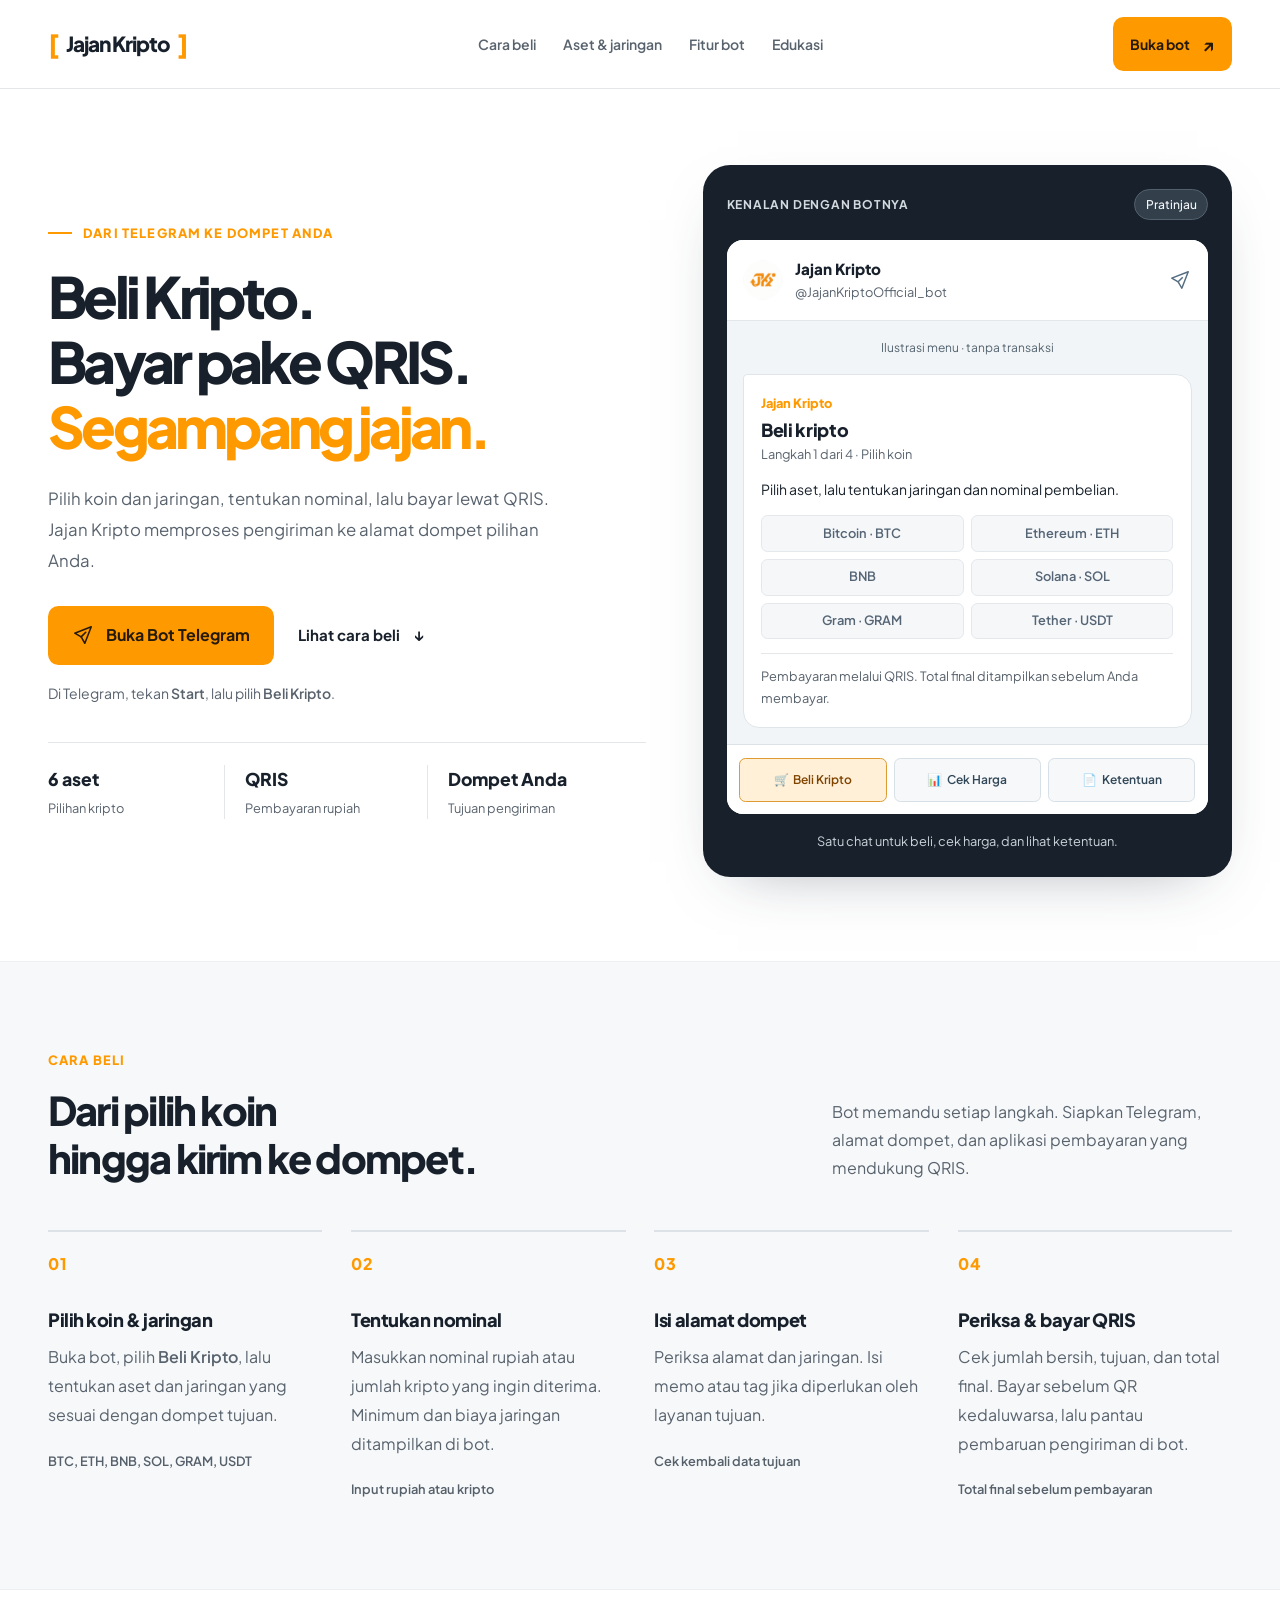
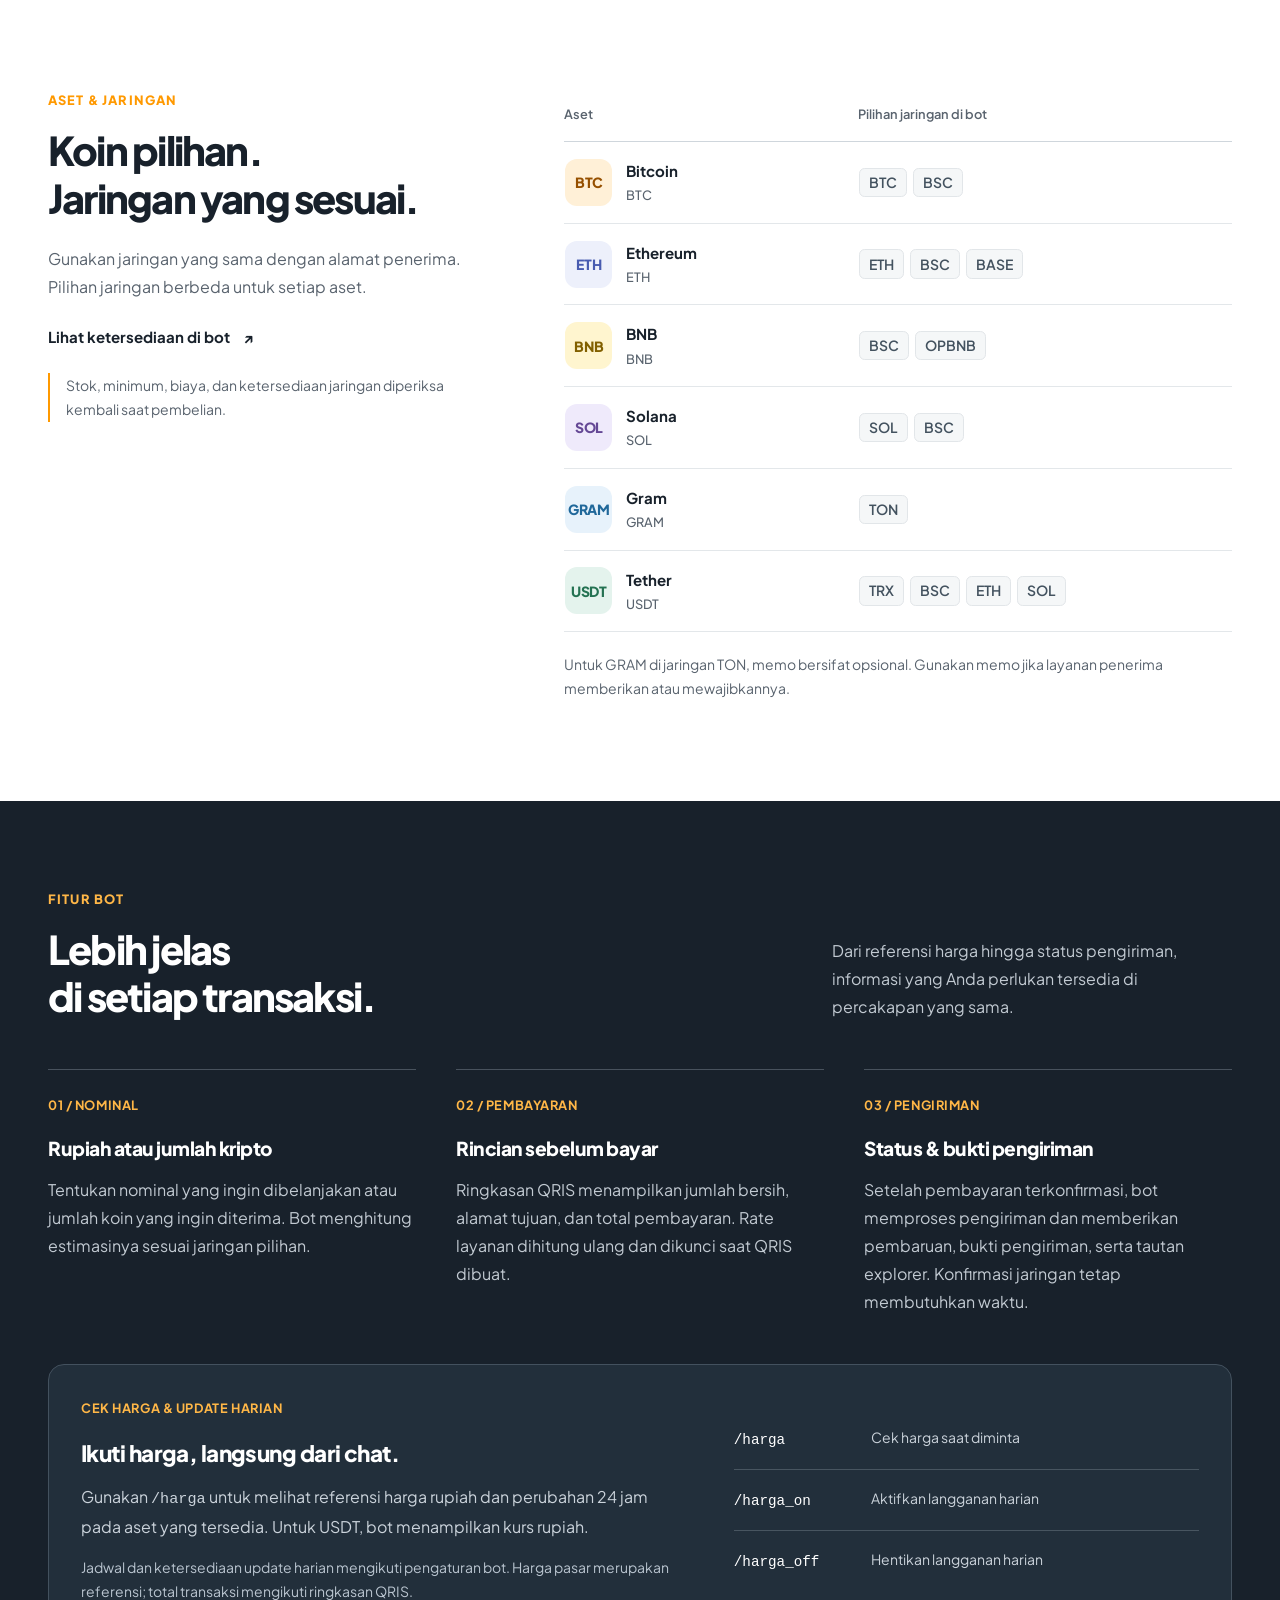
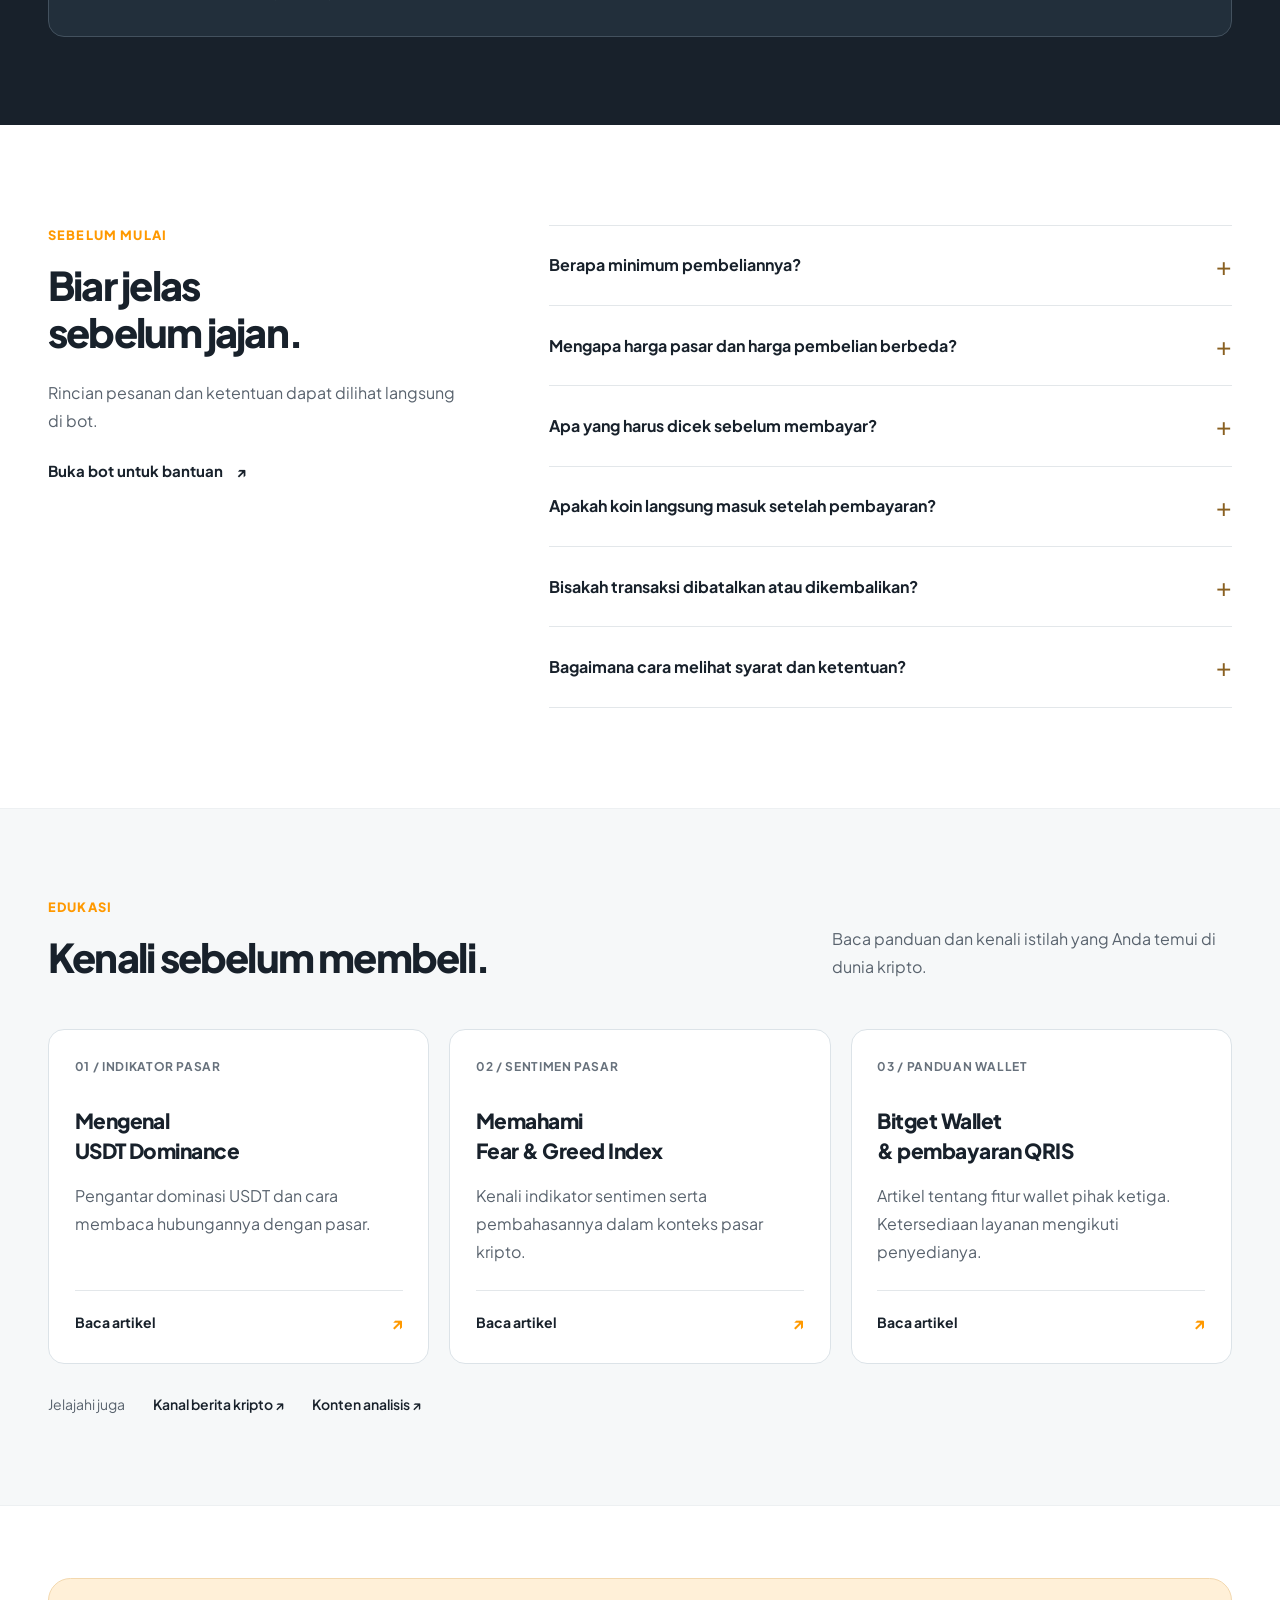
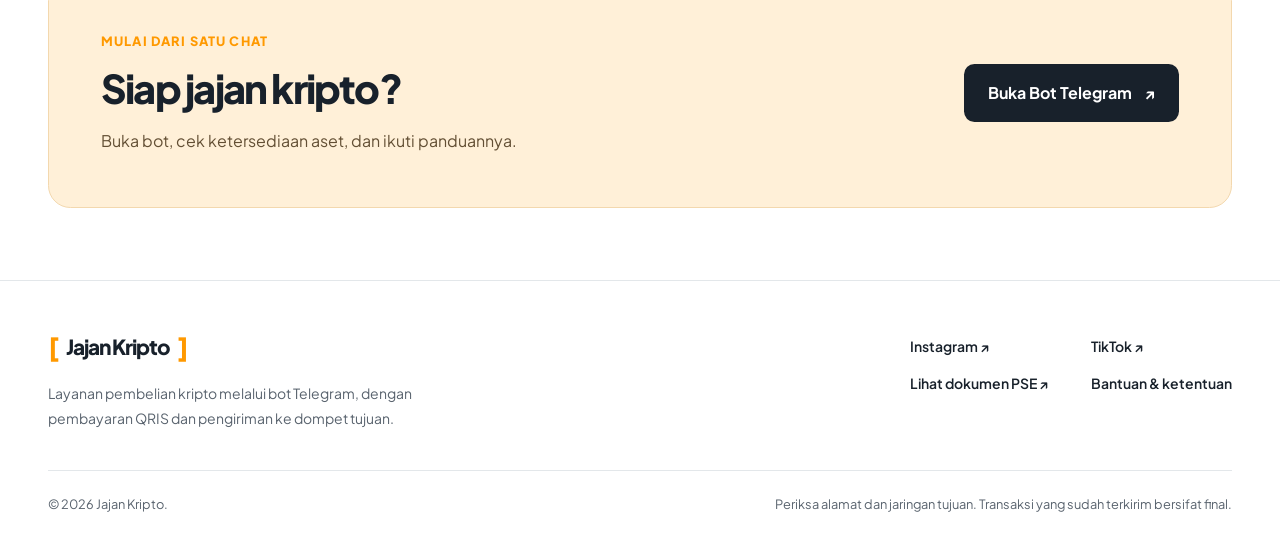
<file: index.html>
<!DOCTYPE html>
<html lang="id">
<head>
  <meta charset="UTF-8">
  <meta name="viewport" content="width=device-width, initial-scale=1.0">
  <meta name="theme-color" content="#ffffff">
  <title>Jajan Kripto — Beli Kripto via QRIS di Telegram</title>
  <meta name="description" content="Beli BTC, ETH, BNB, SOL, GRAM, dan USDT melalui bot Telegram Jajan Kripto. Pilih jaringan, lihat total pembayaran, bayar QRIS, dan kirim ke dompet tujuan.">
  <link rel="canonical" href="https://jajankripto.com/">
  <meta property="og:type" content="website">
  <meta property="og:locale" content="id_ID">
  <meta property="og:site_name" content="Jajan Kripto">
  <meta property="og:title" content="Jajan Kripto — Beli Kripto via QRIS di Telegram">
  <meta property="og:description" content="Pilih koin dan jaringan, bayar QRIS, kirim ke dompet pilihan Anda. Mulai dari bot Telegram Jajan Kripto.">
  <meta property="og:url" content="https://jajankripto.com/">
  <meta name="twitter:card" content="summary">
  <meta name="twitter:title" content="Jajan Kripto — Beli Kripto via QRIS di Telegram">
  <meta name="twitter:description" content="Pilih koin dan jaringan, bayar QRIS, kirim ke dompet pilihan Anda.">
  <link rel="icon" href="favicon.ico" type="image/x-icon">
  <link rel="preconnect" href="https://fonts.googleapis.com">
  <link rel="preconnect" href="https://fonts.gstatic.com" crossorigin>
  <link href="https://fonts.googleapis.com/css2?family=Plus+Jakarta+Sans:wght@400;500;600;700;800&display=swap" rel="stylesheet">
  <link rel="stylesheet" href="assets/landing.css">
  <script src="assets/landing.js" defer></script>
</head>
<body>
  <a class="skip-link" href="#main">Langsung ke isi</a>
  <header class="site-header">
    <div class="container header-inner">
      <a href="index.html" class="brand" aria-label="Jajan Kripto, beranda"><span class="brand-bracket" aria-hidden="true">[</span> Jajan Kripto <span class="brand-bracket" aria-hidden="true">]</span></a>
      <button class="menu-toggle" type="button" aria-controls="main-nav" aria-expanded="false" hidden>Menu <span aria-hidden="true">☰</span></button>
      <nav class="main-nav" id="main-nav" aria-label="Navigasi utama">
        <a href="#cara-beli">Cara beli</a>
        <a href="#aset">Aset &amp; jaringan</a>
        <a href="#features">Fitur bot</a>
        <a href="#blog">Edukasi</a>
      </nav>
      <a class="button button-small header-cta" href="https://t.me/JajanKriptoOfficial_bot" target="_blank" rel="noopener noreferrer">Buka bot <span aria-hidden="true">↗</span></a>
    </div>
  </header>

  <main id="main">
    <section class="hero container" aria-labelledby="hero-title">
      <div class="hero-copy">
        <p class="eyebrow"><span class="eyebrow-line" aria-hidden="true"></span> DARI TELEGRAM KE DOMPET ANDA</p>
        <h1 id="hero-title">Beli Kripto.<br>Bayar pake QRIS.<br><span>Segampang jajan.</span></h1>
        <p class="hero-description">Pilih koin dan jaringan, tentukan nominal, lalu bayar lewat QRIS. Jajan Kripto memproses pengiriman ke alamat dompet pilihan Anda.</p>
        <div class="hero-actions">
          <a class="button" href="https://t.me/JajanKriptoOfficial_bot" target="_blank" rel="noopener noreferrer">
            <svg class="icon" viewBox="0 0 24 24" fill="none" stroke="currentColor" stroke-width="1.7" aria-hidden="true"><path d="m21 3-7 18-4-7-7-4 18-7Z" stroke-linejoin="round"/><path d="m10 14 5-5" stroke-linecap="round"/></svg>
            Buka Bot Telegram
          </a>
          <a class="text-link" href="#cara-beli">Lihat cara beli <span aria-hidden="true">↓</span></a>
        </div>
        <p class="hero-help">Di Telegram, tekan <strong>Start</strong>, lalu pilih <strong>Beli Kripto</strong>.</p>
        <div class="hero-facts" aria-label="Ringkasan layanan">
          <div><strong>6 aset</strong><span>Pilihan kripto</span></div>
          <div><strong>QRIS</strong><span>Pembayaran rupiah</span></div>
          <div><strong>Dompet Anda</strong><span>Tujuan pengiriman</span></div>
        </div>
      </div>
      <div class="bot-stage" aria-label="Pratinjau interaktif menu bot">
        <div class="stage-top"><span>KENALAN DENGAN BOTNYA</span><span class="stage-tag">Pratinjau</span></div>
        <div class="bot-window">
          <div class="bot-header">
            <span class="bot-avatar" aria-hidden="true"></span>
            <div><strong>Jajan Kripto</strong><span>@JajanKriptoOfficial_bot</span></div>
            <svg class="icon bot-header-icon" viewBox="0 0 24 24" fill="none" stroke="currentColor" stroke-width="1.6" aria-hidden="true"><path d="m21 3-7 18-4-7-7-4 18-7Z" stroke-linejoin="round"/><path d="m10 14 5-5"/></svg>
          </div>
          <div class="bot-conversation">
            <p class="demo-label">Ilustrasi menu · tanpa transaksi</p>
            <div class="bot-message" id="bot-preview" aria-live="polite" aria-atomic="true">
              <p class="message-sender">Jajan Kripto</p>
              <h2>Beli kripto</h2>
              <p class="message-step">Langkah 1 dari 4 · Pilih koin</p>
              <p>Pilih aset, lalu tentukan jaringan dan nominal pembelian.</p>
              <div class="coin-keyboard" aria-label="Contoh pilihan koin">
                <span>Bitcoin · BTC</span><span>Ethereum · ETH</span><span>BNB</span><span>Solana · SOL</span><span>Gram · GRAM</span><span>Tether · USDT</span>
              </div>
              <p class="message-note">Pembayaran melalui QRIS. Total final ditampilkan sebelum Anda membayar.</p>
            </div>
          </div>
          <div class="bot-menu" role="group" aria-label="Coba pratinjau menu bot" hidden>
            <button type="button" data-preview="buy" aria-pressed="true"><span aria-hidden="true">🛒</span> Beli Kripto</button>
            <button type="button" data-preview="prices" aria-pressed="false"><span aria-hidden="true">📊</span> Cek Harga</button>
            <button type="button" data-preview="terms" aria-pressed="false"><span aria-hidden="true">📄</span> Ketentuan</button>
          </div>
        </div>
        <p class="stage-caption">Satu chat untuk beli, cek harga, dan lihat ketentuan.</p>
      </div>
    </section>

    <section class="how-section" id="cara-beli" aria-labelledby="how-title">
      <div class="container">
        <div class="section-heading">
          <div><p class="eyebrow">CARA BELI</p><h2 id="how-title">Dari pilih koin<br>hingga kirim ke dompet.</h2></div>
          <p>Bot memandu setiap langkah. Siapkan Telegram, alamat dompet, dan aplikasi pembayaran yang mendukung QRIS.</p>
        </div>
        <ol class="steps">
          <li><span class="step-number" aria-hidden="true">01</span><h3>Pilih koin &amp; jaringan</h3><p>Buka bot, pilih <strong>Beli Kripto</strong>, lalu tentukan aset dan jaringan yang sesuai dengan dompet tujuan.</p><span class="step-label">BTC, ETH, BNB, SOL, GRAM, USDT</span></li>
          <li><span class="step-number" aria-hidden="true">02</span><h3>Tentukan nominal</h3><p>Masukkan nominal rupiah atau jumlah kripto yang ingin diterima. Minimum dan biaya jaringan ditampilkan di bot.</p><span class="step-label">Input rupiah atau kripto</span></li>
          <li><span class="step-number" aria-hidden="true">03</span><h3>Isi alamat dompet</h3><p>Periksa alamat dan jaringan. Isi memo atau tag jika diperlukan oleh layanan tujuan.</p><span class="step-label">Cek kembali data tujuan</span></li>
          <li><span class="step-number" aria-hidden="true">04</span><h3>Periksa &amp; bayar QRIS</h3><p>Cek jumlah bersih, tujuan, dan total final. Bayar sebelum QR kedaluwarsa, lalu pantau pembaruan pengiriman di bot.</p><span class="step-label">Total final sebelum pembayaran</span></li>
        </ol>
      </div>
    </section>

    <section class="assets-section container" id="aset" aria-labelledby="assets-title">
      <div class="assets-intro"><p class="eyebrow">ASET &amp; JARINGAN</p><h2 id="assets-title">Koin pilihan.<br>Jaringan yang sesuai.</h2><p>Gunakan jaringan yang sama dengan alamat penerima. Pilihan jaringan berbeda untuk setiap aset.</p><a class="text-link" href="https://t.me/JajanKriptoOfficial_bot" target="_blank" rel="noopener noreferrer">Lihat ketersediaan di bot <span aria-hidden="true">↗</span></a><p class="small-note">Stok, minimum, biaya, dan ketersediaan jaringan diperiksa kembali saat pembelian.</p></div>
      <div class="asset-table-wrap">
        <table class="asset-table">
          <caption class="sr-only">Aset dan pilihan jaringan pada bot Jajan Kripto</caption>
          <thead><tr><th scope="col">Aset</th><th scope="col">Pilihan jaringan di bot</th></tr></thead>
          <tbody>
            <tr data-coin="BTC"><th scope="row"><span class="asset-name"><span class="coin-symbol btc" aria-hidden="true">BTC</span><span><strong>Bitcoin</strong><small>BTC</small></span></span></th><td><div class="network-tags"><span>BTC</span><span>BSC</span></div></td></tr>
            <tr data-coin="ETH"><th scope="row"><span class="asset-name"><span class="coin-symbol eth" aria-hidden="true">ETH</span><span><strong>Ethereum</strong><small>ETH</small></span></span></th><td><div class="network-tags"><span>ETH</span><span>BSC</span><span>BASE</span></div></td></tr>
            <tr data-coin="BNB"><th scope="row"><span class="asset-name"><span class="coin-symbol bnb" aria-hidden="true">BNB</span><span><strong>BNB</strong><small>BNB</small></span></span></th><td><div class="network-tags"><span>BSC</span><span>OPBNB</span></div></td></tr>
            <tr data-coin="SOL"><th scope="row"><span class="asset-name"><span class="coin-symbol sol" aria-hidden="true">SOL</span><span><strong>Solana</strong><small>SOL</small></span></span></th><td><div class="network-tags"><span>SOL</span><span>BSC</span></div></td></tr>
            <tr data-coin="GRAM"><th scope="row"><span class="asset-name"><span class="coin-symbol gram" aria-hidden="true">GRAM</span><span><strong>Gram</strong><small>GRAM</small></span></span></th><td><div class="network-tags"><span>TON</span></div></td></tr>
            <tr data-coin="USDT"><th scope="row"><span class="asset-name"><span class="coin-symbol usdt" aria-hidden="true">USDT</span><span><strong>Tether</strong><small>USDT</small></span></span></th><td><div class="network-tags"><span>TRX</span><span>BSC</span><span>ETH</span><span>SOL</span></div></td></tr>
          </tbody>
        </table>
        <p class="table-note">Untuk GRAM di jaringan TON, memo bersifat opsional. Gunakan memo jika layanan penerima memberikan atau mewajibkannya.</p>
      </div>
    </section>

    <section class="features-section" id="features" aria-labelledby="features-title">
      <div class="container">
        <div class="section-heading"><div><p class="eyebrow">FITUR BOT</p><h2 id="features-title">Lebih jelas<br>di setiap transaksi.</h2></div><p>Dari referensi harga hingga status pengiriman, informasi yang Anda perlukan tersedia di percakapan yang sama.</p></div>
        <div class="feature-grid">
          <article><span class="feature-kicker">01 / NOMINAL</span><h3>Rupiah atau jumlah kripto</h3><p>Tentukan nominal yang ingin dibelanjakan atau jumlah koin yang ingin diterima. Bot menghitung estimasinya sesuai jaringan pilihan.</p></article>
          <article><span class="feature-kicker">02 / PEMBAYARAN</span><h3>Rincian sebelum bayar</h3><p>Ringkasan QRIS menampilkan jumlah bersih, alamat tujuan, dan total pembayaran. Rate layanan dihitung ulang dan dikunci saat QRIS dibuat.</p></article>
          <article><span class="feature-kicker">03 / PENGIRIMAN</span><h3>Status &amp; bukti pengiriman</h3><p>Setelah pembayaran terkonfirmasi, bot memproses pengiriman dan memberikan pembaruan, bukti pengiriman, serta tautan explorer. Konfirmasi jaringan tetap membutuhkan waktu.</p></article>
        </div>
        <div class="price-feature">
          <div><span class="feature-kicker">CEK HARGA &amp; UPDATE HARIAN</span><h3>Ikuti harga, langsung dari chat.</h3><p>Gunakan <code>/harga</code> untuk melihat referensi harga rupiah dan perubahan 24 jam pada aset yang tersedia. Untuk USDT, bot menampilkan kurs rupiah.</p><p class="price-note">Jadwal dan ketersediaan update harian mengikuti pengaturan bot. Harga pasar merupakan referensi; total transaksi mengikuti ringkasan QRIS.</p></div>
          <dl class="command-list"><div><dt><code>/harga</code></dt><dd>Cek harga saat diminta</dd></div><div><dt><code>/harga_on</code></dt><dd>Aktifkan langganan harian</dd></div><div><dt><code>/harga_off</code></dt><dd>Hentikan langganan harian</dd></div></dl>
        </div>
      </div>
    </section>

    <section class="faq-section container" id="faq" aria-labelledby="faq-title">
      <div class="faq-intro"><p class="eyebrow">SEBELUM MULAI</p><h2 id="faq-title">Biar jelas<br>sebelum jajan.</h2><p>Rincian pesanan dan ketentuan dapat dilihat langsung di bot.</p><a class="text-link" href="https://t.me/JajanKriptoOfficial_bot" target="_blank" rel="noopener noreferrer">Buka bot untuk bantuan <span aria-hidden="true">↗</span></a></div>
      <div class="faq-list">
        <details><summary>Berapa minimum pembeliannya?</summary><div class="faq-answer"><p>Minimum berbeda menurut aset, jaringan, biaya pengiriman, dan harga saat itu. Setelah jaringan dipilih, bot menampilkan minimum pembelian rupiah serta minimum kripto yang diterima. Gunakan angka yang ditampilkan di bot.</p></div></details>
        <details><summary>Mengapa harga pasar dan harga pembelian berbeda?</summary><div class="faq-answer"><p>Menu <strong>Cek Harga</strong> menampilkan referensi pasar. Rate layanan memperhitungkan nominal transaksi, kondisi pasar, likuiditas, dan biaya jaringan. Estimasi diperbarui sebelum QRIS dibuat; periksa total final pada ringkasan pesanan.</p></div></details>
        <details><summary>Apa yang harus dicek sebelum membayar?</summary><div class="faq-answer"><p>Pastikan aset, jaringan, alamat dompet, memo atau tag bila diperlukan, jumlah bersih, dan total pembayaran sudah benar. Bayar QRIS sesuai nominal dan sebelum batas waktu yang tercantum di bot.</p></div></details>
        <details><summary>Apakah koin langsung masuk setelah pembayaran?</summary><div class="faq-answer"><p>Pengiriman diproses setelah pembayaran terkonfirmasi. Waktunya bergantung pada ketersediaan jaringan dan pemrosesan penyedia layanan. Pantau pembaruan di bot serta tautan explorer pada bukti pengiriman. Jika ada kendala, hubungi kontak bantuan yang tercantum di menu awal bot dengan menyertakan Order ID.</p></div></details>
        <details><summary>Bisakah transaksi dibatalkan atau dikembalikan?</summary><div class="faq-answer"><p>Saat masih mengisi data, gunakan tombol <strong>Batal</strong> atau <code>/cancel</code> untuk keluar dari alur input. Perintah ini bukan pembatalan atau pengembalian pembayaran untuk pesanan yang sudah dibuat. Sesuai ketentuan bot, tidak ada pengembalian dana setelah koin terkirim. Hubungi bantuan di bot untuk kendala pesanan.</p></div></details>
        <details><summary>Bagaimana cara melihat syarat dan ketentuan?</summary><div class="faq-answer"><p>Tekan <strong>Ketentuan</strong> di menu utama atau kirim <code>/terms</code>. Bot menjelaskan tanggung jawab atas data tujuan, sifat final transaksi blockchain, keamanan dompet, dan harga transaksi.</p></div></details>
      </div>
    </section>

    <section class="education-section" id="blog" aria-labelledby="education-title">
      <div class="container">
        <div class="section-heading"><div><p class="eyebrow">EDUKASI</p><h2 id="education-title">Kenali sebelum membeli.</h2></div><p>Baca panduan dan kenali istilah yang Anda temui di dunia kripto.</p></div>
        <div class="education-grid">
          <a class="education-card" href="usdt-dominance.html"><span class="article-category">01 / INDIKATOR PASAR</span><h3>Mengenal<br>USDT Dominance</h3><p>Pengantar dominasi USDT dan cara membaca hubungannya dengan pasar.</p><span class="article-link">Baca artikel <span aria-hidden="true">↗</span></span></a>
          <a class="education-card" href="fear-and-greed.html"><span class="article-category">02 / SENTIMEN PASAR</span><h3>Memahami<br>Fear &amp; Greed Index</h3><p>Kenali indikator sentimen serta pembahasannya dalam konteks pasar kripto.</p><span class="article-link">Baca artikel <span aria-hidden="true">↗</span></span></a>
          <a class="education-card" href="bitget-wallet-bayar-qris.html"><span class="article-category">03 / PANDUAN WALLET</span><h3>Bitget Wallet<br>&amp; pembayaran QRIS</h3><p>Artikel tentang fitur wallet pihak ketiga. Ketersediaan layanan mengikuti penyedianya.</p><span class="article-link">Baca artikel <span aria-hidden="true">↗</span></span></a>
        </div>
        <div class="community-links"><span>Jelajahi juga</span><a href="https://t.me/cryptonewsindonesia1" target="_blank" rel="noopener noreferrer">Kanal berita kripto <span aria-hidden="true">↗</span></a><a href="https://www.tiktok.com/@justradeit" target="_blank" rel="noopener noreferrer">Konten analisis <span aria-hidden="true">↗</span></a></div>
      </div>
    </section>

    <section class="closing container" aria-labelledby="closing-title"><div><p class="eyebrow">MULAI DARI SATU CHAT</p><h2 id="closing-title">Siap jajan kripto?</h2><p>Buka bot, cek ketersediaan aset, dan ikuti panduannya.</p></div><a class="button button-dark" href="https://t.me/JajanKriptoOfficial_bot" target="_blank" rel="noopener noreferrer">Buka Bot Telegram <span aria-hidden="true">↗</span></a></section>
  </main>

  <footer class="site-footer" id="about">
    <div class="container">
      <div class="footer-top"><div class="footer-about"><a href="index.html" class="brand"><span class="brand-bracket" aria-hidden="true">[</span> Jajan Kripto <span class="brand-bracket" aria-hidden="true">]</span></a><p>Layanan pembelian kripto melalui bot Telegram, dengan pembayaran QRIS dan pengiriman ke dompet tujuan.</p></div><div class="footer-links"><a href="https://www.instagram.com/jajankripto" target="_blank" rel="noopener noreferrer">Instagram <span aria-hidden="true">↗</span></a><a href="https://tiktok.com/@jajankripto" target="_blank" rel="noopener noreferrer">TikTok <span aria-hidden="true">↗</span></a><a href="sertifikat-pse.png" target="_blank" rel="noopener noreferrer">Lihat dokumen PSE <span aria-hidden="true">↗</span></a><a href="#faq">Bantuan &amp; ketentuan</a></div></div>
      <div class="footer-bottom"><p>© 2026 Jajan Kripto.</p><p>Periksa alamat dan jaringan tujuan. Transaksi yang sudah terkirim bersifat final.</p></div>
    </div>
  </footer>
</body>
</html>
</file>
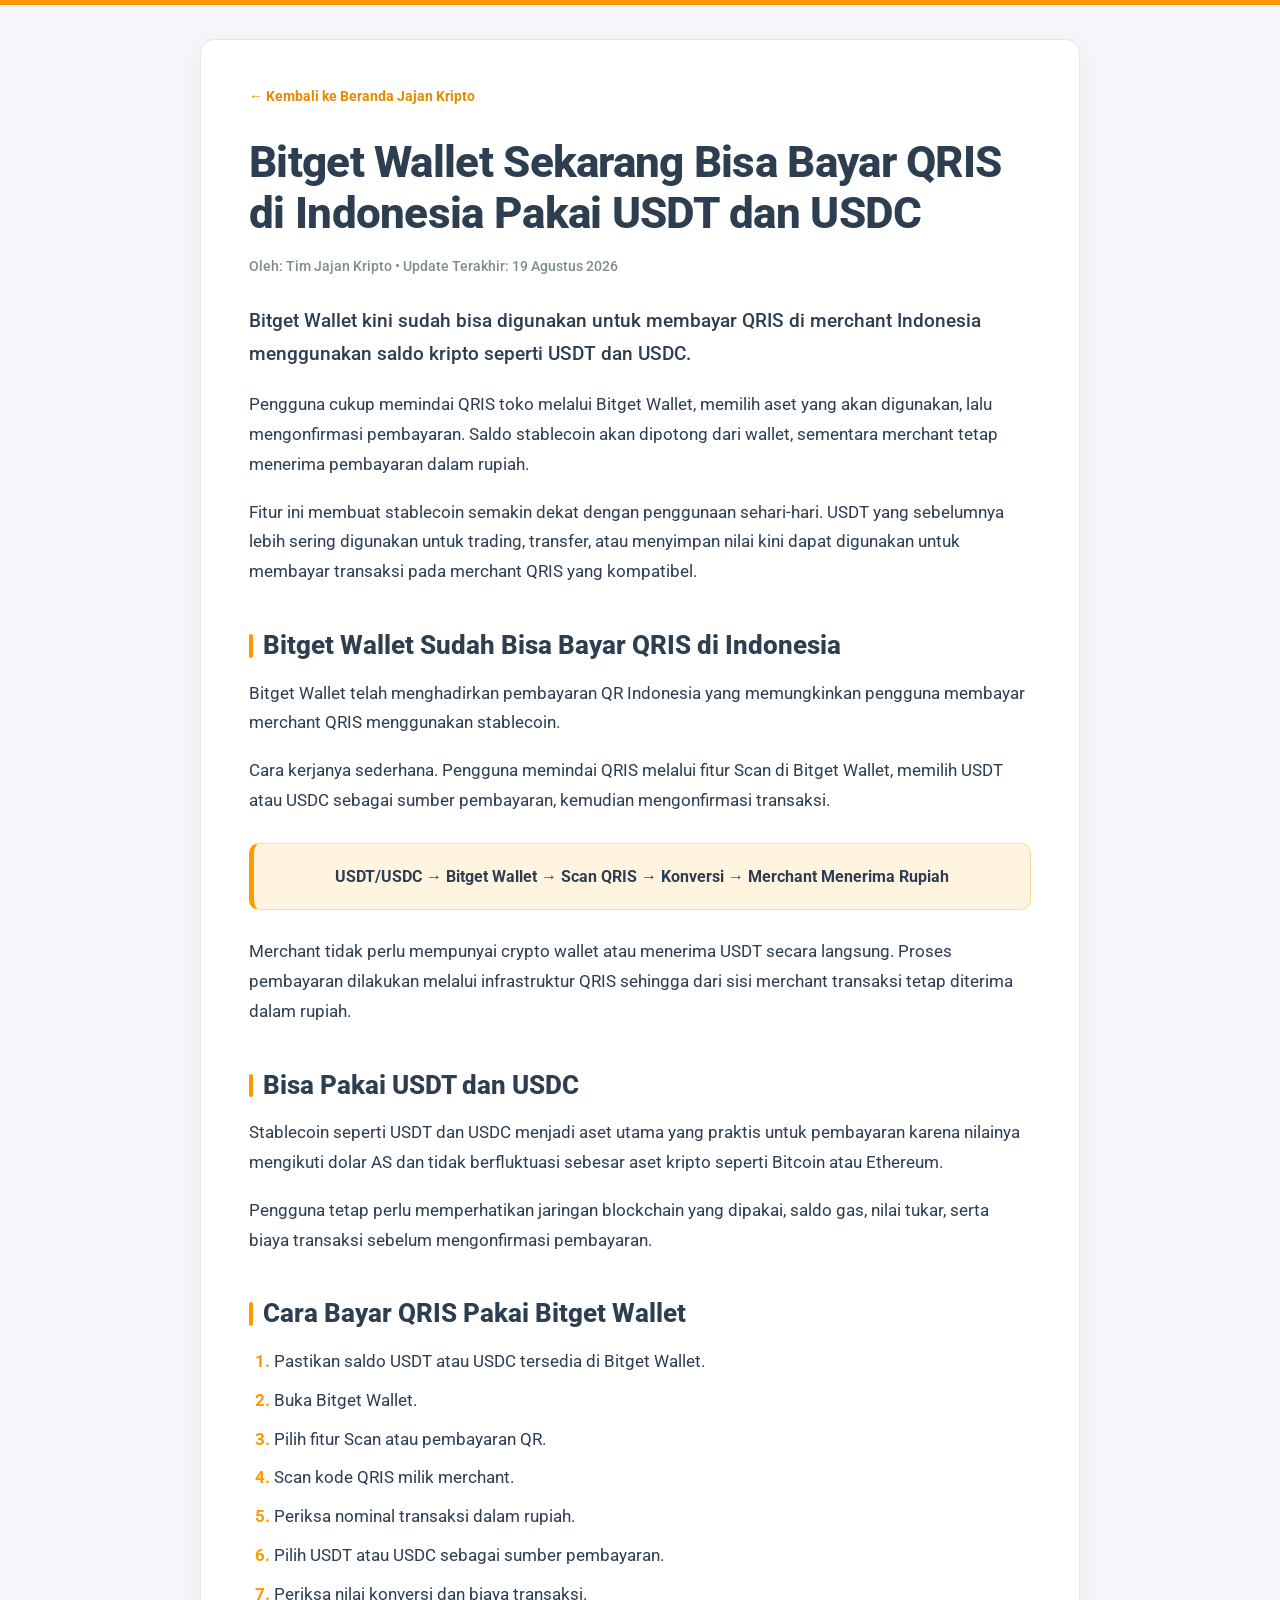
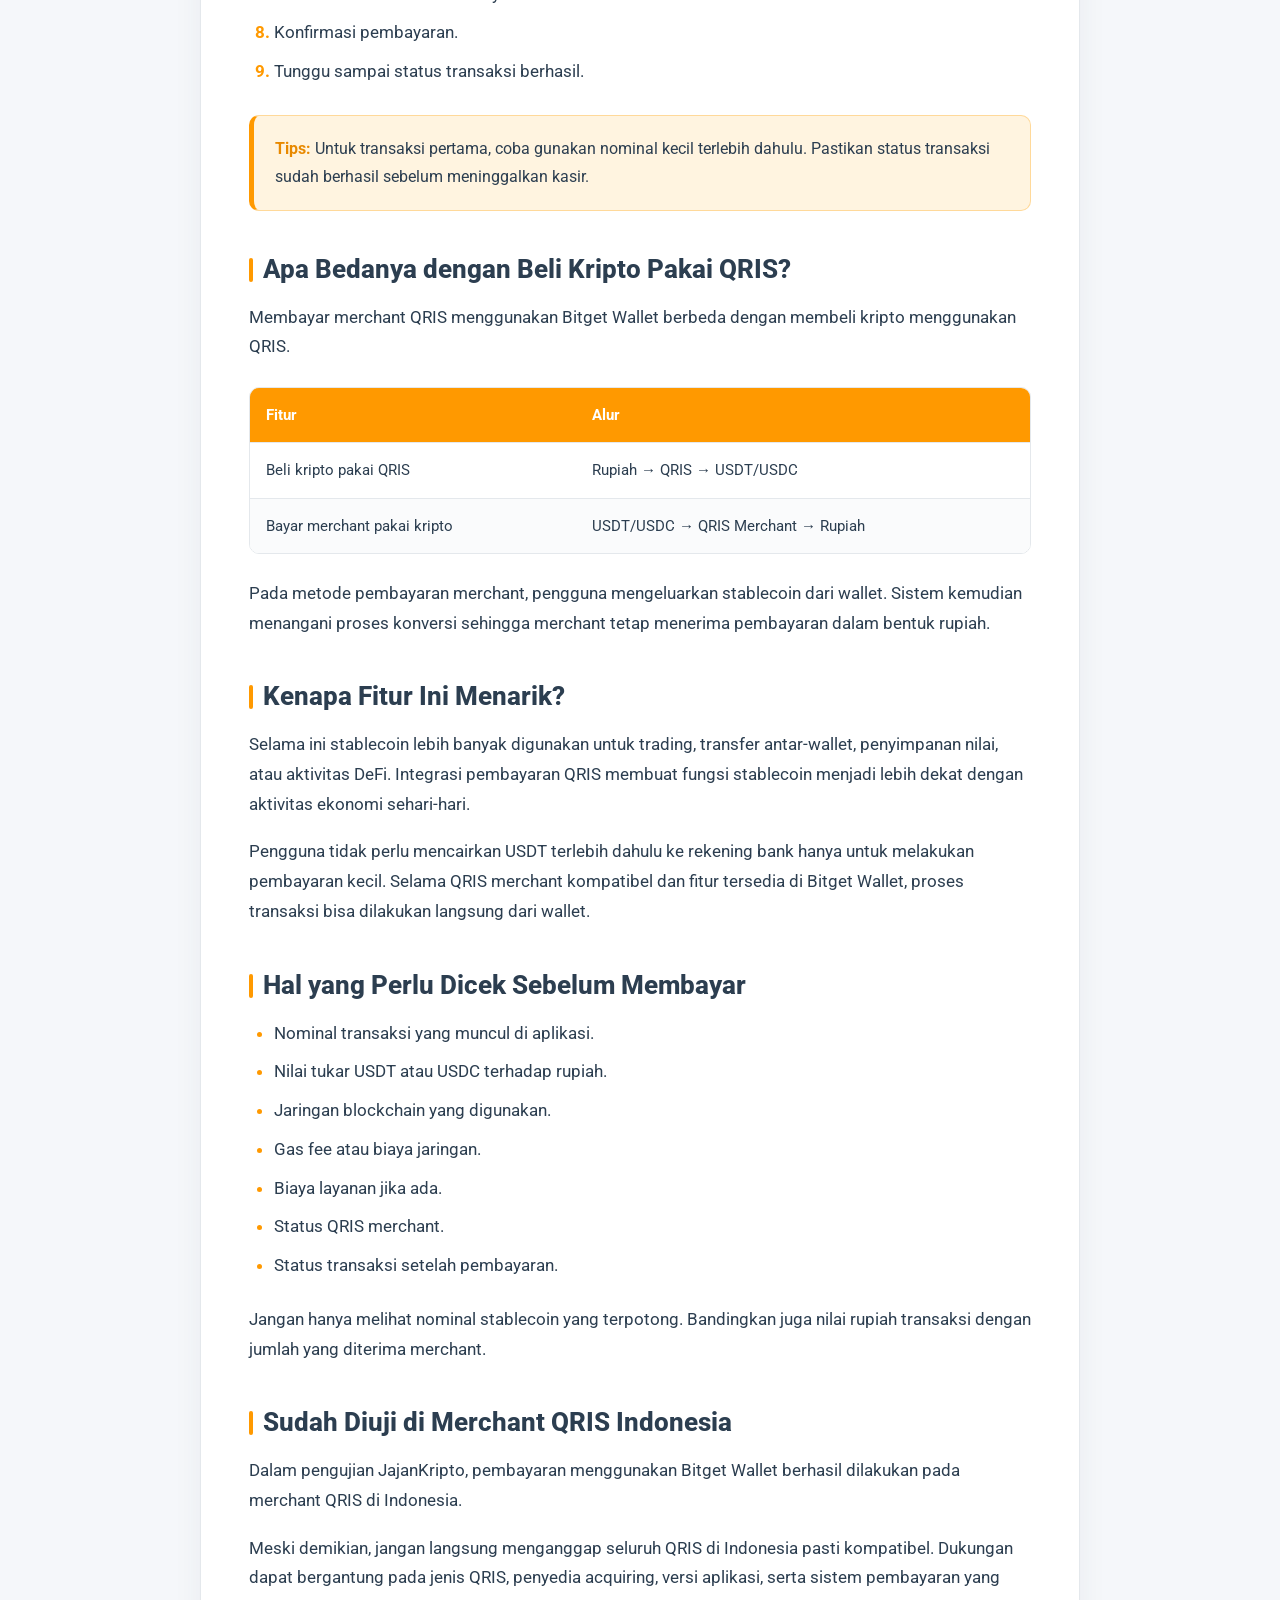
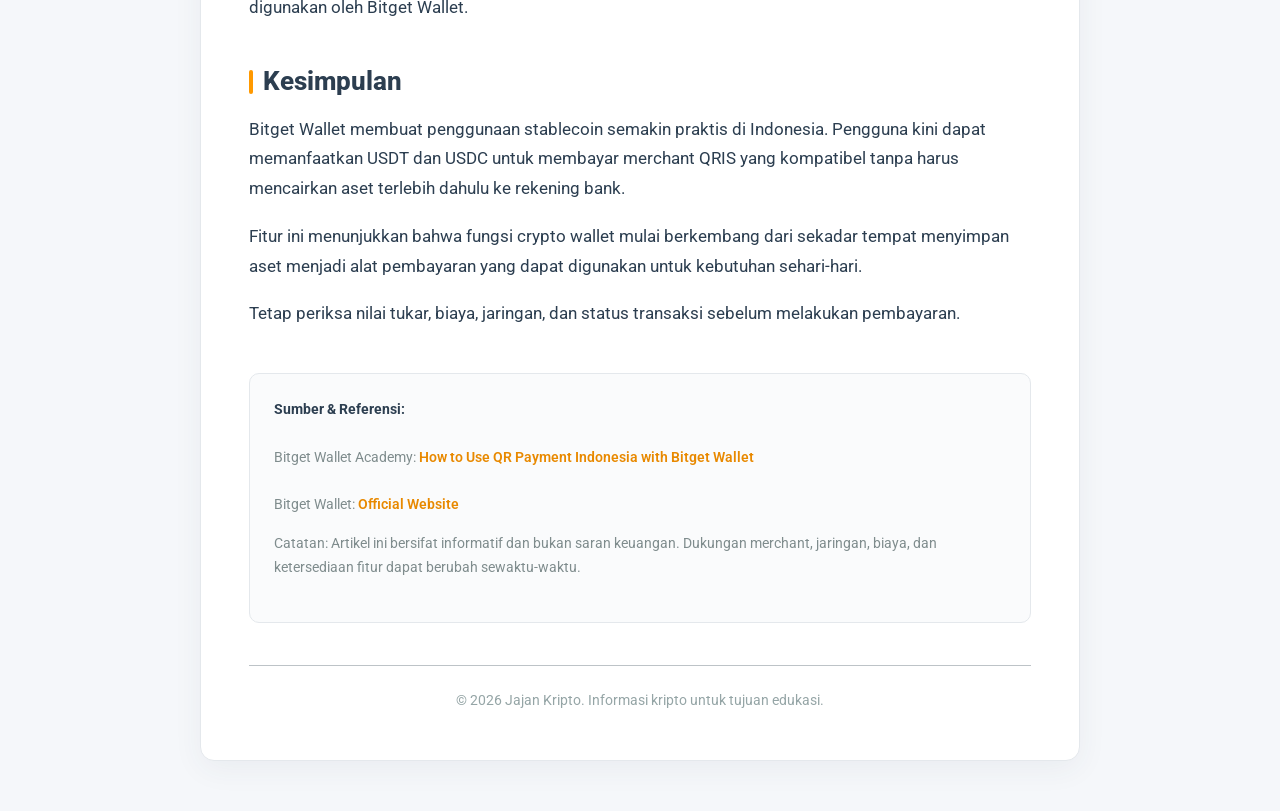
<file: bitget-wallet-bayar-qris(1).html>
<!DOCTYPE html>
<html lang="id">
<head>
    <meta charset="UTF-8">
    <meta name="viewport" content="width=device-width, initial-scale=1.0">
    <link rel="preconnect" href="https://fonts.googleapis.com">
    <link rel="preconnect" href="https://fonts.gstatic.com" crossorigin>
    <link href="https://fonts.googleapis.com/css2?family=Roboto:wght@400;500;600;700;800&display=swap" rel="stylesheet">

    <title>Bitget Wallet Bisa Bayar QRIS Pakai USDT di Indonesia | Jajan Kripto</title>

    <meta name="description"
          content="Bitget Wallet kini dapat digunakan untuk membayar QRIS di Indonesia menggunakan USDT dan USDC. Simak cara kerja, jaringan yang didukung, biaya, dan cara menggunakannya.">

    <meta name="keywords"
          content="Bitget Wallet QRIS, bayar QRIS pakai USDT, USDT QRIS, USDC QRIS, Bitget Wallet Indonesia, bayar QRIS crypto, crypto QRIS Indonesia">

    <meta name="author" content="Tim Jajan Kripto">
    <meta name="robots" content="index, follow">

    <link rel="canonical"
          href="https://jajankripto.com/bitget-wallet-bayar-qris.html">

    <meta property="og:type" content="article">
    <meta property="og:title"
          content="Bitget Wallet Bisa Bayar QRIS Pakai USDT di Indonesia">
    <meta property="og:description"
          content="Sekarang saldo USDT dan USDC di Bitget Wallet dapat digunakan untuk membayar QRIS di Indonesia. Ini cara kerjanya.">
    <meta property="og:url"
          content="https://jajankripto.com/bitget-wallet-bayar-qris.html">
    <meta property="og:site_name" content="Jajan Kripto">

    <meta name="twitter:card" content="summary_large_image">
    <meta name="twitter:title"
          content="Bitget Wallet Bisa Bayar QRIS Pakai USDT di Indonesia">
    <meta name="twitter:description"
          content="Simak cara membayar QRIS menggunakan USDT dan USDC langsung dari Bitget Wallet.">

    <style>
        :root {
            --jk-orange: #FF9900;
            --jk-orange-dark: #E88900;
            --jk-orange-soft: #FFF4E0;
            --jk-bg: #F5F7FA;
            --jk-surface: #FFFFFF;
            --jk-text: #2C3E50;
            --jk-muted: #7F8C8D;
            --jk-footer: #95A5A6;
            --jk-divider: #BDC3C7;
            --jk-border: #E4E8EC;
        }

        * {
            box-sizing: border-box;
        }

        html {
            scroll-behavior: smooth;
        }

        body {
            margin: 0;
            padding: 0;
            background: var(--jk-bg);
            color: var(--jk-text);
            font-family: "Roboto", Arial, Helvetica, sans-serif;
            line-height: 1.75;
            -webkit-font-smoothing: antialiased;
        }

        .top-accent {
            width: 100%;
            height: 5px;
            background: var(--jk-orange);
        }

        .container {
            width: calc(100% - 32px);
            max-width: 880px;
            margin: 34px auto 50px;
            padding: 42px 48px 48px;
            background: var(--jk-surface);
            border: 1px solid var(--jk-border);
            border-radius: 14px;
            box-shadow: 0 8px 30px rgba(44, 62, 80, 0.06);
        }

        .back-link {
            display: inline-flex;
            align-items: center;
            gap: 7px;
            margin-bottom: 28px;
            color: var(--jk-orange-dark);
            text-decoration: none;
            font-size: 14px;
            font-weight: 700;
        }

        .back-link:hover {
            color: var(--jk-orange);
            text-decoration: underline;
        }

        h1 {
            margin: 0 0 13px;
            color: var(--jk-text);
            font-size: clamp(32px, 5vw, 44px);
            line-height: 1.16;
            letter-spacing: -0.7px;
            font-weight: 800;
        }

        h2 {
            position: relative;
            margin-top: 42px;
            margin-bottom: 16px;
            padding-left: 14px;
            color: var(--jk-text);
            font-size: 26px;
            line-height: 1.3;
            font-weight: 800;
        }

        h2::before {
            content: "";
            position: absolute;
            top: 5px;
            bottom: 5px;
            left: 0;
            width: 4px;
            border-radius: 8px;
            background: var(--jk-orange);
        }

        p {
            margin: 0 0 18px;
            color: var(--jk-text);
            font-size: 17px;
        }

        ul,
        ol {
            margin: 14px 0 24px;
            padding-left: 25px;
        }

        li {
            margin-bottom: 9px;
            color: var(--jk-text);
            font-size: 17px;
        }

        li::marker {
            color: var(--jk-orange);
            font-weight: 700;
        }

        strong {
            font-weight: 700;
        }

        .meta {
            display: inline-block;
            margin-bottom: 27px;
            color: var(--jk-muted);
            font-size: 14px;
            font-weight: 500;
        }

        .lead {
            margin-bottom: 20px;
            color: var(--jk-text);
            font-size: 19px;
            line-height: 1.72;
            font-weight: 500;
        }

        .flow-box {
            margin: 27px 0;
            padding: 20px 22px;
            background: var(--jk-orange-soft);
            border: 1px solid #FFD99A;
            border-left: 5px solid var(--jk-orange);
            border-radius: 10px;
            color: var(--jk-text);
            font-size: 16px;
            font-weight: 700;
            line-height: 1.6;
            text-align: center;
        }

        .note {
            margin: 28px 0;
            padding: 19px 21px;
            background: var(--jk-orange-soft);
            border: 1px solid #FFD99A;
            border-left: 5px solid var(--jk-orange);
            border-radius: 10px;
            color: var(--jk-text);
        }

        .note strong {
            color: var(--jk-orange-dark);
        }

        .comparison {
            margin: 25px 0;
            overflow-x: auto;
            border: 1px solid var(--jk-border);
            border-radius: 10px;
        }

        table {
            width: 100%;
            min-width: 560px;
            border-collapse: collapse;
            background: var(--jk-surface);
        }

        th,
        td {
            padding: 14px 16px;
            border-bottom: 1px solid var(--jk-border);
            text-align: left;
            vertical-align: top;
        }

        th {
            background: var(--jk-orange);
            color: #FFFFFF;
            font-size: 15px;
            font-weight: 700;
        }

        td {
            color: var(--jk-text);
            font-size: 15px;
        }

        tbody tr:last-child td {
            border-bottom: 0;
        }

        tbody tr:nth-child(even) {
            background: #FAFBFC;
        }

        .source {
            margin-top: 44px;
            padding: 24px;
            background: #FAFBFC;
            border: 1px solid var(--jk-border);
            border-radius: 10px;
            color: var(--jk-muted);
            font-size: 14px;
            line-height: 1.7;
        }

        .source strong {
            color: var(--jk-text);
        }

        .source a {
            color: var(--jk-orange-dark);
            font-weight: 600;
            text-decoration: none;
        }

        .source a:hover {
            color: var(--jk-orange);
            text-decoration: underline;
        }

        .source p {
            color: var(--jk-muted);
            font-size: 14px;
        }

        footer {
            margin-top: 42px;
            padding-top: 22px;
            border-top: 1px solid var(--jk-divider);
            color: var(--jk-footer);
            font-size: 14px;
            text-align: center;
        }

        ::selection {
            background: var(--jk-orange);
            color: #FFFFFF;
        }

        @media (max-width: 700px) {
            .container {
                width: calc(100% - 20px);
                margin: 16px auto 28px;
                padding: 29px 21px 34px;
                border-radius: 11px;
            }

            h1 {
                font-size: 31px;
                letter-spacing: -0.35px;
            }

            h2 {
                margin-top: 35px;
                font-size: 23px;
            }

            p,
            li {
                font-size: 16px;
            }

            .lead {
                font-size: 18px;
            }

            .flow-box {
                padding: 17px;
                text-align: left;
            }

            .source {
                padding: 18px;
            }
        }
    </style>

    <script type="application/ld+json">
    {
        "@context": "https://schema.org",
        "@type": "Article",
        "headline": "Bitget Wallet Sekarang Bisa Bayar QRIS di Indonesia Pakai USDT dan USDC",
        "description": "Cara membayar QRIS di Indonesia menggunakan USDT dan USDC melalui Bitget Wallet.",
        "author": {
            "@type": "Organization",
            "name": "Tim Jajan Kripto"
        },
        "publisher": {
            "@type": "Organization",
            "name": "Jajan Kripto"
        },
        "datePublished": "2026-08-19",
        "dateModified": "2026-08-19",
        "mainEntityOfPage": {
            "@type": "WebPage",
            "@id": "https://jajankripto.com/bitget-wallet-bayar-qris.html"
        }
    }
    </script>
</head>

<body>

<div class="top-accent" aria-hidden="true"></div>

<main class="container">

    <a class="back-link" href="/">
        ← Kembali ke Beranda Jajan Kripto
    </a>

    <article>

        <h1>Bitget Wallet Sekarang Bisa Bayar QRIS di Indonesia Pakai USDT dan USDC</h1>

        <div class="meta">
            Oleh: Tim Jajan Kripto • Update Terakhir: 19 Agustus 2026
        </div>

        <p class="lead">
            Bitget Wallet kini sudah bisa digunakan untuk membayar QRIS
            di merchant Indonesia menggunakan saldo kripto seperti USDT
            dan USDC.
        </p>

        <p>
            Pengguna cukup memindai QRIS toko melalui Bitget Wallet,
            memilih aset yang akan digunakan, lalu mengonfirmasi pembayaran.
            Saldo stablecoin akan dipotong dari wallet, sementara merchant
            tetap menerima pembayaran dalam rupiah.
        </p>

        <p>
            Fitur ini membuat stablecoin semakin dekat dengan penggunaan
            sehari-hari. USDT yang sebelumnya lebih sering digunakan untuk
            trading, transfer, atau menyimpan nilai kini dapat digunakan
            untuk membayar transaksi pada merchant QRIS yang kompatibel.
        </p>

        <h2>Bitget Wallet Sudah Bisa Bayar QRIS di Indonesia</h2>

        <p>
            Bitget Wallet telah menghadirkan pembayaran QR Indonesia yang
            memungkinkan pengguna membayar merchant QRIS menggunakan
            stablecoin.
        </p>

        <p>
            Cara kerjanya sederhana. Pengguna memindai QRIS melalui fitur
            Scan di Bitget Wallet, memilih USDT atau USDC sebagai sumber
            pembayaran, kemudian mengonfirmasi transaksi.
        </p>

        <div class="flow-box">
            USDT/USDC → Bitget Wallet → Scan QRIS → Konversi → Merchant Menerima Rupiah
        </div>

        <p>
            Merchant tidak perlu mempunyai crypto wallet atau menerima
            USDT secara langsung. Proses pembayaran dilakukan melalui
            infrastruktur QRIS sehingga dari sisi merchant transaksi tetap
            diterima dalam rupiah.
        </p>

        <h2>Bisa Pakai USDT dan USDC</h2>

        <p>
            Stablecoin seperti USDT dan USDC menjadi aset utama yang praktis
            untuk pembayaran karena nilainya mengikuti dolar AS dan tidak
            berfluktuasi sebesar aset kripto seperti Bitcoin atau Ethereum.
        </p>

        <p>
            Pengguna tetap perlu memperhatikan jaringan blockchain yang dipakai,
            saldo gas, nilai tukar, serta biaya transaksi sebelum mengonfirmasi
            pembayaran.
        </p>

        <h2>Cara Bayar QRIS Pakai Bitget Wallet</h2>

        <ol>
            <li>Pastikan saldo USDT atau USDC tersedia di Bitget Wallet.</li>
            <li>Buka Bitget Wallet.</li>
            <li>Pilih fitur Scan atau pembayaran QR.</li>
            <li>Scan kode QRIS milik merchant.</li>
            <li>Periksa nominal transaksi dalam rupiah.</li>
            <li>Pilih USDT atau USDC sebagai sumber pembayaran.</li>
            <li>Periksa nilai konversi dan biaya transaksi.</li>
            <li>Konfirmasi pembayaran.</li>
            <li>Tunggu sampai status transaksi berhasil.</li>
        </ol>

        <div class="note">
            <strong>Tips:</strong> Untuk transaksi pertama, coba gunakan nominal kecil
            terlebih dahulu. Pastikan status transaksi sudah berhasil sebelum
            meninggalkan kasir.
        </div>

        <h2>Apa Bedanya dengan Beli Kripto Pakai QRIS?</h2>

        <p>
            Membayar merchant QRIS menggunakan Bitget Wallet berbeda dengan
            membeli kripto menggunakan QRIS.
        </p>

        <div class="comparison">
            <table>
                <thead>
                <tr>
                    <th>Fitur</th>
                    <th>Alur</th>
                </tr>
                </thead>
                <tbody>
                <tr>
                    <td>Beli kripto pakai QRIS</td>
                    <td>Rupiah → QRIS → USDT/USDC</td>
                </tr>
                <tr>
                    <td>Bayar merchant pakai kripto</td>
                    <td>USDT/USDC → QRIS Merchant → Rupiah</td>
                </tr>
                </tbody>
            </table>
        </div>

        <p>
            Pada metode pembayaran merchant, pengguna mengeluarkan stablecoin
            dari wallet. Sistem kemudian menangani proses konversi sehingga
            merchant tetap menerima pembayaran dalam bentuk rupiah.
        </p>

        <h2>Kenapa Fitur Ini Menarik?</h2>

        <p>
            Selama ini stablecoin lebih banyak digunakan untuk trading,
            transfer antar-wallet, penyimpanan nilai, atau aktivitas DeFi.
            Integrasi pembayaran QRIS membuat fungsi stablecoin menjadi lebih
            dekat dengan aktivitas ekonomi sehari-hari.
        </p>

        <p>
            Pengguna tidak perlu mencairkan USDT terlebih dahulu ke rekening
            bank hanya untuk melakukan pembayaran kecil. Selama QRIS merchant
            kompatibel dan fitur tersedia di Bitget Wallet, proses transaksi
            bisa dilakukan langsung dari wallet.
        </p>

        <h2>Hal yang Perlu Dicek Sebelum Membayar</h2>

        <ul>
            <li>Nominal transaksi yang muncul di aplikasi.</li>
            <li>Nilai tukar USDT atau USDC terhadap rupiah.</li>
            <li>Jaringan blockchain yang digunakan.</li>
            <li>Gas fee atau biaya jaringan.</li>
            <li>Biaya layanan jika ada.</li>
            <li>Status QRIS merchant.</li>
            <li>Status transaksi setelah pembayaran.</li>
        </ul>

        <p>
            Jangan hanya melihat nominal stablecoin yang terpotong. Bandingkan
            juga nilai rupiah transaksi dengan jumlah yang diterima merchant.
        </p>

        <h2>Sudah Diuji di Merchant QRIS Indonesia</h2>

        <p>
            Dalam pengujian JajanKripto, pembayaran menggunakan Bitget Wallet
            berhasil dilakukan pada merchant QRIS di Indonesia.
        </p>

        <p>
            Meski demikian, jangan langsung menganggap seluruh QRIS di Indonesia
            pasti kompatibel. Dukungan dapat bergantung pada jenis QRIS,
            penyedia acquiring, versi aplikasi, serta sistem pembayaran yang
            digunakan oleh Bitget Wallet.
        </p>

        <h2>Kesimpulan</h2>

        <p>
            Bitget Wallet membuat penggunaan stablecoin semakin praktis di
            Indonesia. Pengguna kini dapat memanfaatkan USDT dan USDC untuk
            membayar merchant QRIS yang kompatibel tanpa harus mencairkan aset
            terlebih dahulu ke rekening bank.
        </p>

        <p>
            Fitur ini menunjukkan bahwa fungsi crypto wallet mulai berkembang
            dari sekadar tempat menyimpan aset menjadi alat pembayaran yang
            dapat digunakan untuk kebutuhan sehari-hari.
        </p>

        <p>
            Tetap periksa nilai tukar, biaya, jaringan, dan status transaksi
            sebelum melakukan pembayaran.
        </p>

        <div class="source">
            <strong>Sumber & Referensi:</strong><br><br>

            Bitget Wallet Academy:
            <a href="https://web3.bitget.com/es/academy/how-to-use-qr-payment-indonesia-with-bitget-wallet"
               target="_blank"
               rel="noopener noreferrer">
                How to Use QR Payment Indonesia with Bitget Wallet
            </a>
            <br><br>

            Bitget Wallet:
            <a href="https://web3.bitget.com/"
               target="_blank"
               rel="noopener noreferrer">
                Official Website
            </a>

            <p style="margin-top:15px;">
                Catatan: Artikel ini bersifat informatif dan bukan saran keuangan.
                Dukungan merchant, jaringan, biaya, dan ketersediaan fitur dapat
                berubah sewaktu-waktu.
            </p>
        </div>

    </article>

    <footer>
        © 2026 Jajan Kripto. Informasi kripto untuk tujuan edukasi.
    </footer>

</main>

</body>
</html>
</file>
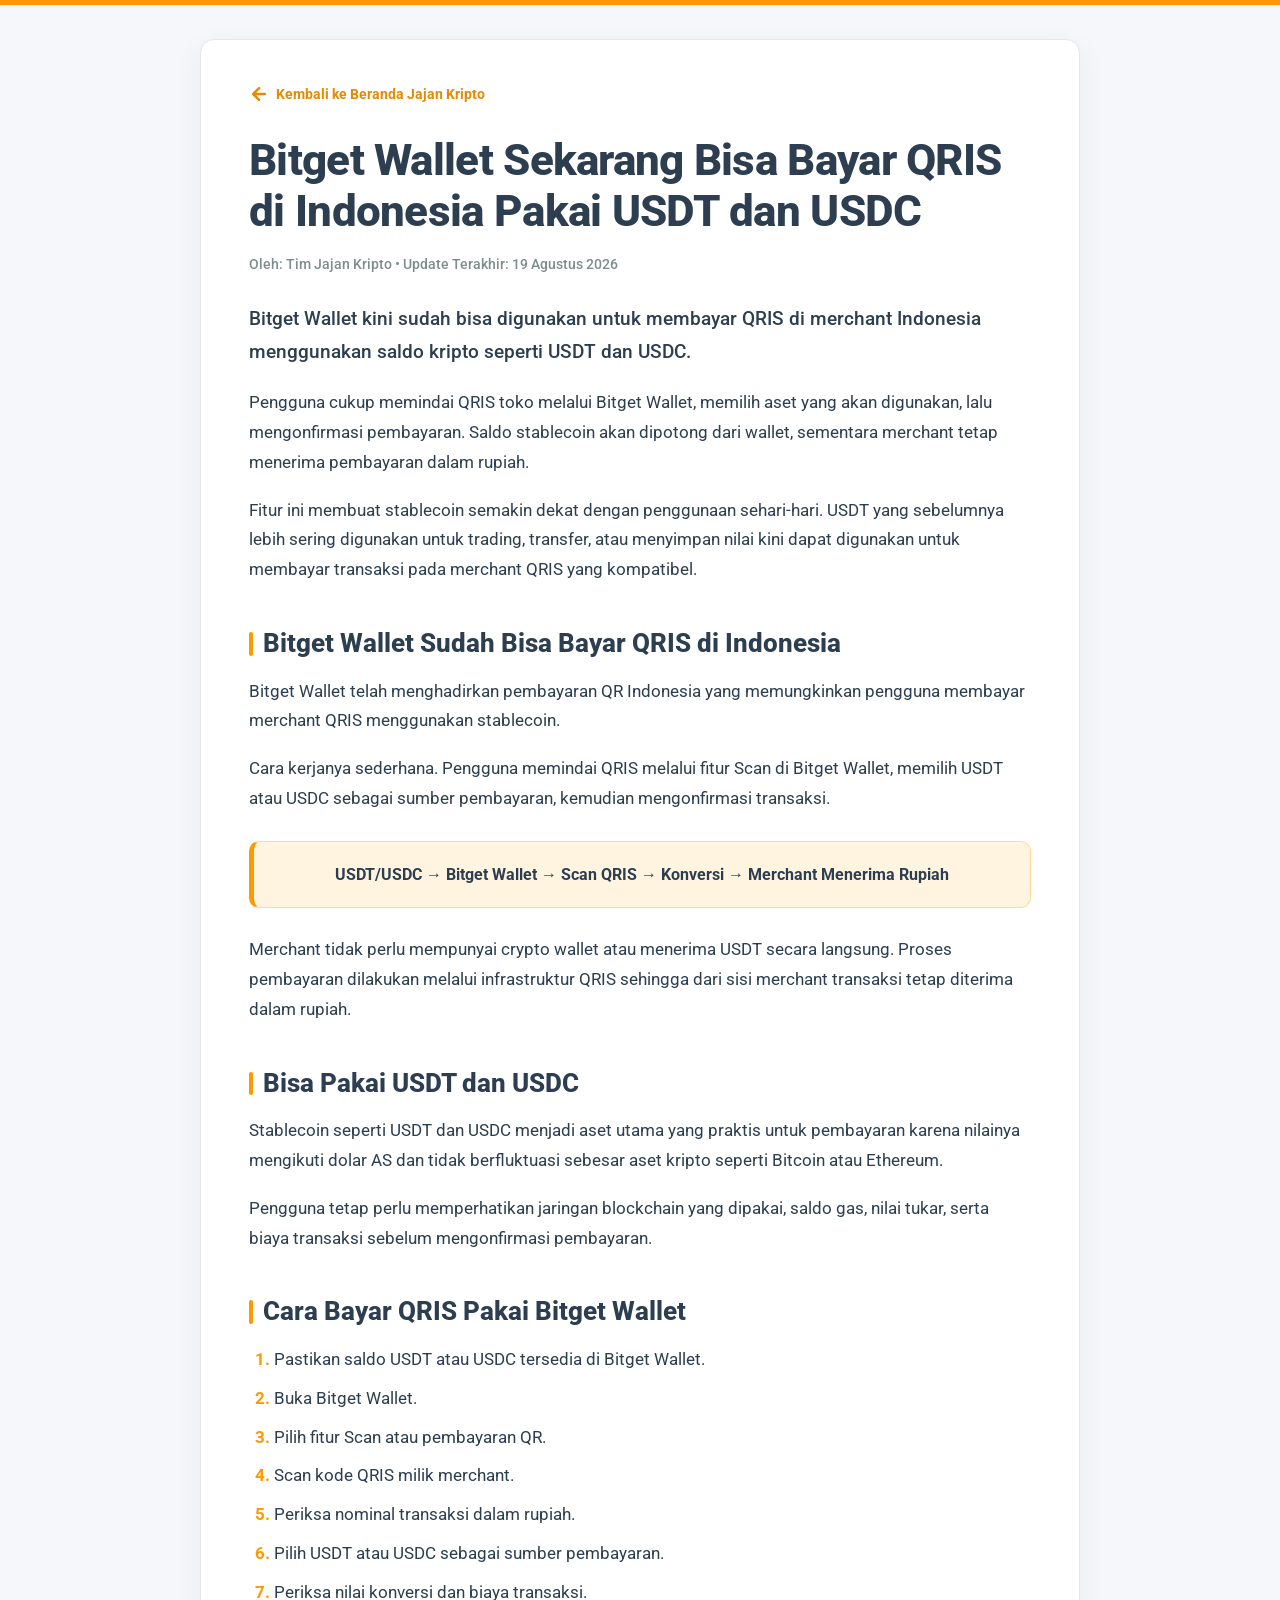
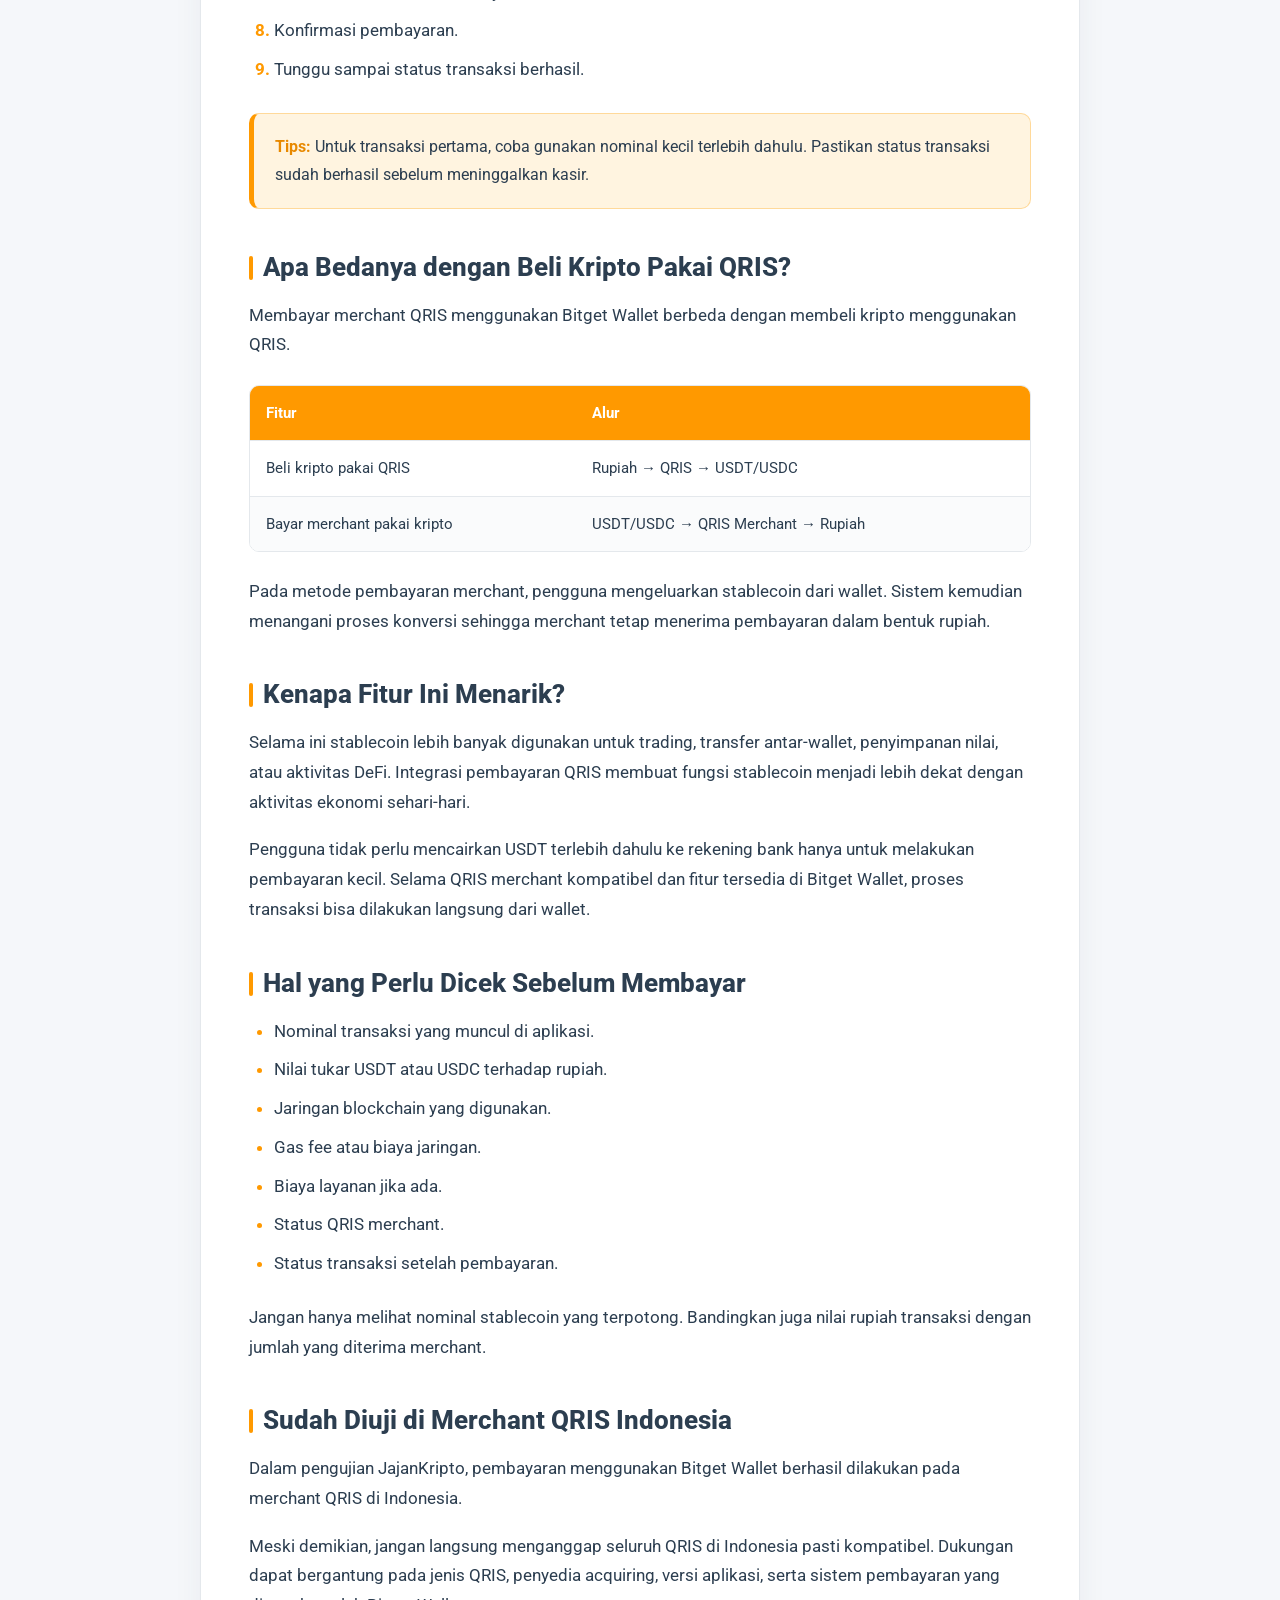
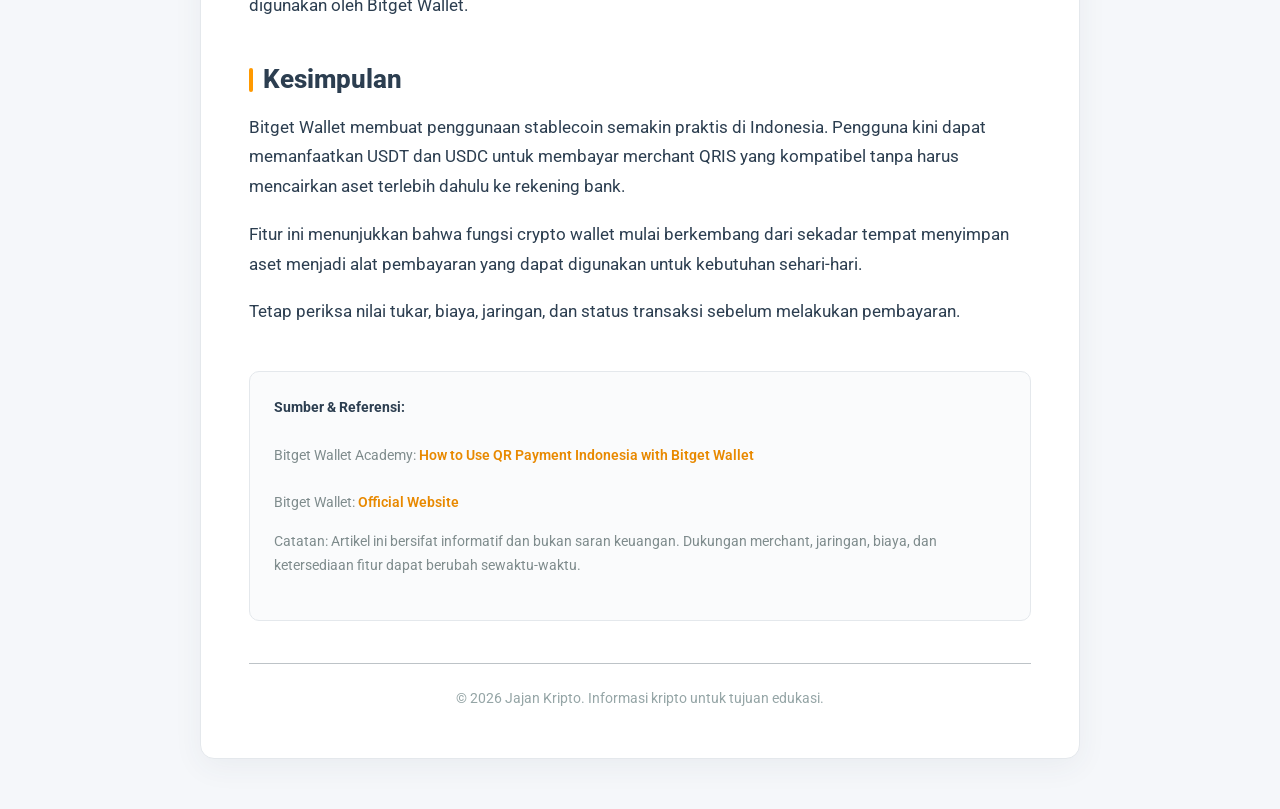
<file: bitget-wallet-bayar-qris.html>
<!DOCTYPE html>
<html lang="id">
<head>
    <meta charset="UTF-8">
    <meta name="viewport" content="width=device-width, initial-scale=1.0">
    <link rel="preconnect" href="https://fonts.googleapis.com">
    <link rel="preconnect" href="https://fonts.gstatic.com" crossorigin>
    <link href="https://fonts.googleapis.com/css2?family=Roboto:wght@400;500;600;700;800&display=swap" rel="stylesheet">

    <title>Bitget Wallet Bisa Bayar QRIS Pakai USDT di Indonesia | Jajan Kripto</title>

    <meta name="description"
          content="Bitget Wallet kini dapat digunakan untuk membayar QRIS di Indonesia menggunakan USDT dan USDC. Simak cara kerja, jaringan yang didukung, biaya, dan cara menggunakannya.">

    <meta name="keywords"
          content="Bitget Wallet QRIS, bayar QRIS pakai USDT, USDT QRIS, USDC QRIS, Bitget Wallet Indonesia, bayar QRIS crypto, crypto QRIS Indonesia">

    <meta name="author" content="Tim Jajan Kripto">
    <meta name="robots" content="index, follow">

    <link rel="canonical"
          href="https://jajankripto.com/bitget-wallet-bayar-qris.html">

    <meta property="og:type" content="article">
    <meta property="og:title"
          content="Bitget Wallet Bisa Bayar QRIS Pakai USDT di Indonesia">
    <meta property="og:description"
          content="Sekarang saldo USDT dan USDC di Bitget Wallet dapat digunakan untuk membayar QRIS di Indonesia. Ini cara kerjanya.">
    <meta property="og:url"
          content="https://jajankripto.com/bitget-wallet-bayar-qris.html">
    <meta property="og:site_name" content="Jajan Kripto">

    <meta name="twitter:card" content="summary_large_image">
    <meta name="twitter:title"
          content="Bitget Wallet Bisa Bayar QRIS Pakai USDT di Indonesia">
    <meta name="twitter:description"
          content="Simak cara membayar QRIS menggunakan USDT dan USDC langsung dari Bitget Wallet.">

    <style>
        :root {
            --jk-orange: #FF9900;
            --jk-orange-dark: #E88900;
            --jk-orange-soft: #FFF4E0;
            --jk-bg: #F5F7FA;
            --jk-surface: #FFFFFF;
            --jk-text: #2C3E50;
            --jk-muted: #7F8C8D;
            --jk-footer: #95A5A6;
            --jk-divider: #BDC3C7;
            --jk-border: #E4E8EC;
        }

        * {
            box-sizing: border-box;
        }

        html {
            scroll-behavior: smooth;
        }

        body {
            margin: 0;
            padding: 0;
            background: var(--jk-bg);
            color: var(--jk-text);
            font-family: "Roboto", Arial, Helvetica, sans-serif;
            line-height: 1.75;
            -webkit-font-smoothing: antialiased;
        }

        .top-accent {
            width: 100%;
            height: 5px;
            background: var(--jk-orange);
        }

        .container {
            width: calc(100% - 32px);
            max-width: 880px;
            margin: 34px auto 50px;
            padding: 42px 48px 48px;
            background: var(--jk-surface);
            border: 1px solid var(--jk-border);
            border-radius: 14px;
            box-shadow: 0 8px 30px rgba(44, 62, 80, 0.06);
        }

        .back-link {
            display: inline-flex;
            align-items: center;
            gap: 7px;
            margin-bottom: 28px;
            color: var(--jk-orange-dark);
            text-decoration: none;
            font-size: 14px;
            font-weight: 700;
        }

        .back-link:hover {
            color: var(--jk-orange);
            text-decoration: underline;
        }

        h1 {
            margin: 0 0 13px;
            color: var(--jk-text);
            font-size: clamp(32px, 5vw, 44px);
            line-height: 1.16;
            letter-spacing: -0.7px;
            font-weight: 800;
        }

        h2 {
            position: relative;
            margin-top: 42px;
            margin-bottom: 16px;
            padding-left: 14px;
            color: var(--jk-text);
            font-size: 26px;
            line-height: 1.3;
            font-weight: 800;
        }

        h2::before {
            content: "";
            position: absolute;
            top: 5px;
            bottom: 5px;
            left: 0;
            width: 4px;
            border-radius: 8px;
            background: var(--jk-orange);
        }

        p {
            margin: 0 0 18px;
            color: var(--jk-text);
            font-size: 17px;
        }

        ul,
        ol {
            margin: 14px 0 24px;
            padding-left: 25px;
        }

        li {
            margin-bottom: 9px;
            color: var(--jk-text);
            font-size: 17px;
        }

        li::marker {
            color: var(--jk-orange);
            font-weight: 700;
        }

        strong {
            font-weight: 700;
        }

        .meta {
            display: inline-block;
            margin-bottom: 27px;
            color: var(--jk-muted);
            font-size: 14px;
            font-weight: 500;
        }

        .lead {
            margin-bottom: 20px;
            color: var(--jk-text);
            font-size: 19px;
            line-height: 1.72;
            font-weight: 500;
        }

        .flow-box {
            margin: 27px 0;
            padding: 20px 22px;
            background: var(--jk-orange-soft);
            border: 1px solid #FFD99A;
            border-left: 5px solid var(--jk-orange);
            border-radius: 10px;
            color: var(--jk-text);
            font-size: 16px;
            font-weight: 700;
            line-height: 1.6;
            text-align: center;
        }

        .note {
            margin: 28px 0;
            padding: 19px 21px;
            background: var(--jk-orange-soft);
            border: 1px solid #FFD99A;
            border-left: 5px solid var(--jk-orange);
            border-radius: 10px;
            color: var(--jk-text);
        }

        .note strong {
            color: var(--jk-orange-dark);
        }

        .comparison {
            margin: 25px 0;
            overflow-x: auto;
            border: 1px solid var(--jk-border);
            border-radius: 10px;
        }

        table {
            width: 100%;
            min-width: 560px;
            border-collapse: collapse;
            background: var(--jk-surface);
        }

        th,
        td {
            padding: 14px 16px;
            border-bottom: 1px solid var(--jk-border);
            text-align: left;
            vertical-align: top;
        }

        th {
            background: var(--jk-orange);
            color: #FFFFFF;
            font-size: 15px;
            font-weight: 700;
        }

        td {
            color: var(--jk-text);
            font-size: 15px;
        }

        tbody tr:last-child td {
            border-bottom: 0;
        }

        tbody tr:nth-child(even) {
            background: #FAFBFC;
        }

        .source {
            margin-top: 44px;
            padding: 24px;
            background: #FAFBFC;
            border: 1px solid var(--jk-border);
            border-radius: 10px;
            color: var(--jk-muted);
            font-size: 14px;
            line-height: 1.7;
        }

        .source strong {
            color: var(--jk-text);
        }

        .source a {
            color: var(--jk-orange-dark);
            font-weight: 600;
            text-decoration: none;
        }

        .source a:hover {
            color: var(--jk-orange);
            text-decoration: underline;
        }

        .source p {
            color: var(--jk-muted);
            font-size: 14px;
        }

        footer {
            margin-top: 42px;
            padding-top: 22px;
            border-top: 1px solid var(--jk-divider);
            color: var(--jk-footer);
            font-size: 14px;
            text-align: center;
        }

        ::selection {
            background: var(--jk-orange);
            color: #FFFFFF;
        }

        @media (max-width: 700px) {
            .container {
                width: calc(100% - 20px);
                margin: 16px auto 28px;
                padding: 29px 21px 34px;
                border-radius: 11px;
            }

            h1 {
                font-size: 31px;
                letter-spacing: -0.35px;
            }

            h2 {
                margin-top: 35px;
                font-size: 23px;
            }

            p,
            li {
                font-size: 16px;
            }

            .lead {
                font-size: 18px;
            }

            .flow-box {
                padding: 17px;
                text-align: left;
            }

            .source {
                padding: 18px;
            }
        }
    </style>

    <script type="application/ld+json">
    {
        "@context": "https://schema.org",
        "@type": "Article",
        "headline": "Bitget Wallet Sekarang Bisa Bayar QRIS di Indonesia Pakai USDT dan USDC",
        "description": "Cara membayar QRIS di Indonesia menggunakan USDT dan USDC melalui Bitget Wallet.",
        "author": {
            "@type": "Organization",
            "name": "Tim Jajan Kripto"
        },
        "publisher": {
            "@type": "Organization",
            "name": "Jajan Kripto"
        },
        "datePublished": "2026-08-19",
        "dateModified": "2026-08-19",
        "mainEntityOfPage": {
            "@type": "WebPage",
            "@id": "https://jajankripto.com/bitget-wallet-bayar-qris.html"
        }
    }
    </script>
</head>

<body>

<div class="top-accent" aria-hidden="true"></div>

<main class="container">

<a href="index.html" class="back-link">
    <svg width="20" height="20" viewBox="0 0 24 24" fill="none" stroke="currentColor" stroke-width="3" stroke-linecap="round" stroke-linejoin="round">
        <path d="M19 12H5M12 19l-7-7 7-7"/>
    </svg>
    Kembali ke Beranda Jajan Kripto
</a>

    <article>

        <h1>Bitget Wallet Sekarang Bisa Bayar QRIS di Indonesia Pakai USDT dan USDC</h1>

        <div class="meta">
            Oleh: Tim Jajan Kripto • Update Terakhir: 19 Agustus 2026
        </div>

        <p class="lead">
            Bitget Wallet kini sudah bisa digunakan untuk membayar QRIS
            di merchant Indonesia menggunakan saldo kripto seperti USDT
            dan USDC.
        </p>

        <p>
            Pengguna cukup memindai QRIS toko melalui Bitget Wallet,
            memilih aset yang akan digunakan, lalu mengonfirmasi pembayaran.
            Saldo stablecoin akan dipotong dari wallet, sementara merchant
            tetap menerima pembayaran dalam rupiah.
        </p>

        <p>
            Fitur ini membuat stablecoin semakin dekat dengan penggunaan
            sehari-hari. USDT yang sebelumnya lebih sering digunakan untuk
            trading, transfer, atau menyimpan nilai kini dapat digunakan
            untuk membayar transaksi pada merchant QRIS yang kompatibel.
        </p>

        <h2>Bitget Wallet Sudah Bisa Bayar QRIS di Indonesia</h2>

        <p>
            Bitget Wallet telah menghadirkan pembayaran QR Indonesia yang
            memungkinkan pengguna membayar merchant QRIS menggunakan
            stablecoin.
        </p>

        <p>
            Cara kerjanya sederhana. Pengguna memindai QRIS melalui fitur
            Scan di Bitget Wallet, memilih USDT atau USDC sebagai sumber
            pembayaran, kemudian mengonfirmasi transaksi.
        </p>

        <div class="flow-box">
            USDT/USDC → Bitget Wallet → Scan QRIS → Konversi → Merchant Menerima Rupiah
        </div>

        <p>
            Merchant tidak perlu mempunyai crypto wallet atau menerima
            USDT secara langsung. Proses pembayaran dilakukan melalui
            infrastruktur QRIS sehingga dari sisi merchant transaksi tetap
            diterima dalam rupiah.
        </p>

        <h2>Bisa Pakai USDT dan USDC</h2>

        <p>
            Stablecoin seperti USDT dan USDC menjadi aset utama yang praktis
            untuk pembayaran karena nilainya mengikuti dolar AS dan tidak
            berfluktuasi sebesar aset kripto seperti Bitcoin atau Ethereum.
        </p>

        <p>
            Pengguna tetap perlu memperhatikan jaringan blockchain yang dipakai,
            saldo gas, nilai tukar, serta biaya transaksi sebelum mengonfirmasi
            pembayaran.
        </p>

        <h2>Cara Bayar QRIS Pakai Bitget Wallet</h2>

        <ol>
            <li>Pastikan saldo USDT atau USDC tersedia di Bitget Wallet.</li>
            <li>Buka Bitget Wallet.</li>
            <li>Pilih fitur Scan atau pembayaran QR.</li>
            <li>Scan kode QRIS milik merchant.</li>
            <li>Periksa nominal transaksi dalam rupiah.</li>
            <li>Pilih USDT atau USDC sebagai sumber pembayaran.</li>
            <li>Periksa nilai konversi dan biaya transaksi.</li>
            <li>Konfirmasi pembayaran.</li>
            <li>Tunggu sampai status transaksi berhasil.</li>
        </ol>

        <div class="note">
            <strong>Tips:</strong> Untuk transaksi pertama, coba gunakan nominal kecil
            terlebih dahulu. Pastikan status transaksi sudah berhasil sebelum
            meninggalkan kasir.
        </div>

        <h2>Apa Bedanya dengan Beli Kripto Pakai QRIS?</h2>

        <p>
            Membayar merchant QRIS menggunakan Bitget Wallet berbeda dengan
            membeli kripto menggunakan QRIS.
        </p>

        <div class="comparison">
            <table>
                <thead>
                <tr>
                    <th>Fitur</th>
                    <th>Alur</th>
                </tr>
                </thead>
                <tbody>
                <tr>
                    <td>Beli kripto pakai QRIS</td>
                    <td>Rupiah → QRIS → USDT/USDC</td>
                </tr>
                <tr>
                    <td>Bayar merchant pakai kripto</td>
                    <td>USDT/USDC → QRIS Merchant → Rupiah</td>
                </tr>
                </tbody>
            </table>
        </div>

        <p>
            Pada metode pembayaran merchant, pengguna mengeluarkan stablecoin
            dari wallet. Sistem kemudian menangani proses konversi sehingga
            merchant tetap menerima pembayaran dalam bentuk rupiah.
        </p>

        <h2>Kenapa Fitur Ini Menarik?</h2>

        <p>
            Selama ini stablecoin lebih banyak digunakan untuk trading,
            transfer antar-wallet, penyimpanan nilai, atau aktivitas DeFi.
            Integrasi pembayaran QRIS membuat fungsi stablecoin menjadi lebih
            dekat dengan aktivitas ekonomi sehari-hari.
        </p>

        <p>
            Pengguna tidak perlu mencairkan USDT terlebih dahulu ke rekening
            bank hanya untuk melakukan pembayaran kecil. Selama QRIS merchant
            kompatibel dan fitur tersedia di Bitget Wallet, proses transaksi
            bisa dilakukan langsung dari wallet.
        </p>

        <h2>Hal yang Perlu Dicek Sebelum Membayar</h2>

        <ul>
            <li>Nominal transaksi yang muncul di aplikasi.</li>
            <li>Nilai tukar USDT atau USDC terhadap rupiah.</li>
            <li>Jaringan blockchain yang digunakan.</li>
            <li>Gas fee atau biaya jaringan.</li>
            <li>Biaya layanan jika ada.</li>
            <li>Status QRIS merchant.</li>
            <li>Status transaksi setelah pembayaran.</li>
        </ul>

        <p>
            Jangan hanya melihat nominal stablecoin yang terpotong. Bandingkan
            juga nilai rupiah transaksi dengan jumlah yang diterima merchant.
        </p>

        <h2>Sudah Diuji di Merchant QRIS Indonesia</h2>

        <p>
            Dalam pengujian JajanKripto, pembayaran menggunakan Bitget Wallet
            berhasil dilakukan pada merchant QRIS di Indonesia.
        </p>

        <p>
            Meski demikian, jangan langsung menganggap seluruh QRIS di Indonesia
            pasti kompatibel. Dukungan dapat bergantung pada jenis QRIS,
            penyedia acquiring, versi aplikasi, serta sistem pembayaran yang
            digunakan oleh Bitget Wallet.
        </p>

        <h2>Kesimpulan</h2>

        <p>
            Bitget Wallet membuat penggunaan stablecoin semakin praktis di
            Indonesia. Pengguna kini dapat memanfaatkan USDT dan USDC untuk
            membayar merchant QRIS yang kompatibel tanpa harus mencairkan aset
            terlebih dahulu ke rekening bank.
        </p>

        <p>
            Fitur ini menunjukkan bahwa fungsi crypto wallet mulai berkembang
            dari sekadar tempat menyimpan aset menjadi alat pembayaran yang
            dapat digunakan untuk kebutuhan sehari-hari.
        </p>

        <p>
            Tetap periksa nilai tukar, biaya, jaringan, dan status transaksi
            sebelum melakukan pembayaran.
        </p>

        <div class="source">
            <strong>Sumber & Referensi:</strong><br><br>

            Bitget Wallet Academy:
            <a href="https://web3.bitget.com/es/academy/how-to-use-qr-payment-indonesia-with-bitget-wallet"
               target="_blank"
               rel="noopener noreferrer">
                How to Use QR Payment Indonesia with Bitget Wallet
            </a>
            <br><br>

            Bitget Wallet:
            <a href="https://web3.bitget.com/"
               target="_blank"
               rel="noopener noreferrer">
                Official Website
            </a>

            <p style="margin-top:15px;">
                Catatan: Artikel ini bersifat informatif dan bukan saran keuangan.
                Dukungan merchant, jaringan, biaya, dan ketersediaan fitur dapat
                berubah sewaktu-waktu.
            </p>
        </div>

    </article>

    <footer>
        © 2026 Jajan Kripto. Informasi kripto untuk tujuan edukasi.
    </footer>

</main>

</body>
</html>
</file>
<file: assets/landing.css>
:root {
  color-scheme: light;
  --orange: #ff9900;
  --ink: #18212b;
  --muted: #59636e;
  --line: #e3e7ea;
  --subtle: #f6f8f9;
  --white: #fff;
}
* { box-sizing: border-box; }
html { scroll-behavior: smooth; scroll-padding-top: 7rem; }
body { margin: 0; color: var(--ink); background: var(--white); font-family: 'Plus Jakarta Sans', Arial, sans-serif; font-size: 1rem; line-height: 1.75; overflow-wrap: break-word; -webkit-font-smoothing: antialiased; }
h1, h2, h3, p, ol, ul, dl, dd { margin: 0; }
h1, h2, h3 { line-height: 1.2; font-weight: 800; }
h2 { font-size: clamp(1.9rem, 3.1vw, 2.65rem); letter-spacing: -.045em; }
h3 { font-size: 1.14rem; letter-spacing: -.025em; line-height: 1.4; }
a { color: inherit; text-decoration: none; }
button { font: inherit; cursor: pointer; }
button, a { -webkit-tap-highlight-color: transparent; }
button:disabled { cursor: default; }
img, svg { display: block; max-width: 100%; }
button:focus-visible, a:focus-visible, summary:focus-visible { outline: 3px solid #176eb5; outline-offset: 5px; }
::selection { background: #ffe0ad; color: var(--ink); }
[hidden] { display: none !important; }
.container { width: min(1184px, calc(100% - 80px)); margin-inline: auto; }
.sr-only { position: absolute; width: 1px; height: 1px; padding: 0; margin: -1px; overflow: hidden; clip-path: inset(50%); white-space: nowrap; border: 0; }
.skip-link { position: fixed; z-index: 100; left: 1rem; top: -6rem; padding: .75rem 1rem; border-radius: .5rem; background: var(--ink); color: white; }
.skip-link:focus { top: 1rem; }
.site-header { position: sticky; top: 0; z-index: 20; background: rgba(255,255,255,.96); border-bottom: 1px solid var(--line); }
.header-inner { min-height: 88px; display: flex; align-items: center; justify-content: space-between; gap: 1.75rem; position: relative; }
.brand { display: inline-flex; gap: .42rem; align-items: center; font-weight: 800; font-size: 1.3rem; white-space: nowrap; letter-spacing: -.05em; }
.brand-bracket { font-size: 1.65rem; color: var(--orange); line-height: 1; }
.main-nav { display: flex; align-items: center; gap: 1.7rem; }
.main-nav a { font-size: .875rem; font-weight: 600; color: var(--muted); padding-block: .5rem; }
.main-nav a:hover, .footer-links a:hover { color: var(--orange); }
.menu-toggle { display: none; align-items: center; justify-content: center; gap: .5rem; background: transparent; color: var(--ink); border: 1px solid var(--line); border-radius: .6rem; padding: .45rem .6rem; }
.button { min-height: 54px; display: inline-flex; justify-content: center; align-items: center; gap: .75rem; padding: .95rem 1.5rem; border-radius: .65rem; background: var(--orange); color: #251a08; font-weight: 700; transition: background .16s, transform .16s; }
.button:hover { background: #ffb13d; transform: translateY(-2px); }
.button-small { min-height: 44px; padding: .7rem 1.1rem; font-size: .875rem; }
.button-small span { font-size: 1.1rem; }
.icon { width: 22px; height: 22px; flex: 0 0 22px; }
.text-link { display: inline-flex; align-items: center; gap: .8rem; font-size: .94rem; line-height: 1.6; font-weight: 700; }
.text-link:hover { color: var(--orange); text-decoration: underline; text-underline-offset: 5px; }
.eyebrow { display: flex; align-items: center; gap: .7rem; margin-bottom: 1.25rem; color: var(--orange); font-size: .8rem; font-weight: 800; letter-spacing: .09em; line-height: 1.65; }
.eyebrow-line { width: 1.5rem; height: 2px; background: var(--orange); flex: 0 0 1.5rem; }
.hero { padding-block: 76px 84px; display: grid; grid-template-columns: 1.13fr 1fr; gap: clamp(2rem, 4.4vw, 4.4rem); align-items: center; }
.hero > *, .section-heading > *, .assets-section > *, .faq-section > * { min-width: 0; }
.hero h1 { font-size: clamp(2.75rem, 4.45vw, 3.9rem); letter-spacing: -.065em; line-height: 1.14; }
.hero h1 > span { color: var(--orange); }
.hero-description { color: var(--muted); font-size: 1.05rem; max-width: 32rem; margin-top: 1.5rem; line-height: 1.85; }
.hero-actions { display: flex; flex-wrap: wrap; align-items: center; gap: 1rem 1.5rem; margin-top: 1.9rem; }
.hero-help { font-size: .875rem; color: var(--muted); margin-top: 1rem; }
.hero-help strong { font-weight: 600; }
.hero-facts { display: grid; grid-template-columns: .85fr 1fr 1.2fr; gap: 1.25rem; margin-top: 2.3rem; padding-top: 1.4rem; border-top: 1px solid var(--line); }
.hero-facts div + div { border-left: 1px solid var(--line); padding-left: 1.25rem; }
.hero-facts strong { display: block; font-size: 1.1rem; font-weight: 800; line-height: 1.6; }
.hero-facts span { display: block; color: var(--muted); font-size: .8rem; margin-top: .2rem; }
.bot-stage { background: var(--ink); border-radius: 1.7rem; padding: 1.5rem; position: relative; box-shadow: 0 20px 60px -35px #25334480; }
.stage-top { display: flex; align-items: center; justify-content: space-between; gap: 1rem; margin-bottom: 1.25rem; color: #d2d9df; font-size: .75rem; font-weight: 700; letter-spacing: .065em; }
.stage-tag { background: #33404c; border: 1px solid #52606e; border-radius: 2rem; padding: .25rem .65rem; color: #f5f7fa; font-weight: 500; letter-spacing: 0; }
.bot-window { border-radius: 1rem; overflow: hidden; background: #f2f5f7; }
.bot-header { display: flex; align-items: center; gap: .75rem; background: white; padding: 1.05rem; border-bottom: 1px solid var(--line); }
.bot-avatar {
  display: inline-block;
  width: 40px;
  height: 40px;
  background-image: url('/favicon.ico');
  background-size: contain;
  background-repeat: no-repeat;
  border-radius: 50%;
}
.bot-header > div { min-width: 0; }
.bot-header strong { display: block; font-size: .95rem; font-weight: 800; line-height: 1.6; }
.bot-header div > span { display: block; color: var(--muted); font-size: .8rem; overflow-wrap: anywhere; }
.bot-header-icon { color: #546d81; margin-left: auto; }
.bot-conversation { padding: 1rem; }
.demo-label { text-align: center; color: #53636f; font-size: .75rem; margin-bottom: 1rem; }
.bot-message { background: white; border: 1px solid #dfe5e9; border-radius: .25rem 1rem 1rem; padding: 1.1rem; min-height: 343px; font-size: .875rem; line-height: 1.7; }
.bot-message .message-sender { color: var(--orange); font-size: .8rem; font-weight: 800; margin-bottom: .3rem; }
.bot-message h2 { font-size: 1.125rem; letter-spacing: -.02em; margin-bottom: .2rem; }
.bot-message .message-step { color: var(--muted); font-size: .8rem; margin-bottom: .75rem; }
.coin-keyboard { display: grid; grid-template-columns: repeat(2, minmax(0, 1fr)); gap: .45rem; margin-block: .85rem; }
.coin-keyboard span { display: flex; align-items: center; justify-content: center; min-height: 36px; padding: .4rem .25rem; border: 1px solid #e4e8ec; border-radius: .4rem; background: #f5f7f9; color: #556575; font-size: .8rem; font-weight: 600; }
.bot-message .message-note { padding-top: .75rem; border-top: 1px solid var(--line); font-size: .8rem; color: #57616b; }
.bot-menu { display: grid; grid-template-columns: repeat(3, minmax(0, 1fr)); gap: .45rem; padding: .8rem; border-top: 1px solid #dce2e7; background: #fff; }
.bot-menu button { display: flex; align-items: center; justify-content: center; gap: .3rem; padding: .65rem .3rem; border: 1px solid #d7e0e6; background: #f6f8fa; border-radius: .4rem; color: #314758; font-size: .75rem; font-weight: 600; transition: border-color .16s, background-color .16s; }
.bot-menu button[aria-pressed='true'] { background: #fff0d7; color: #7f4400; border-color: #de9b32; }
.bot-menu button:hover { border-color: #b06a00; }
.bot-menu button:focus-visible { outline-offset: 1px; }
.stage-caption { text-align: center; color: #cbd3db; font-size: .8rem; margin: 1rem .5rem 0; }
.demo-info { display: flex; flex-direction: column; gap: .4rem; padding: .8rem; background: var(--subtle); border-radius: .5rem; margin-block: .8rem; }
.demo-info strong { font-size: .875rem; }
.demo-info span { font-size: .8rem; }
.demo-terms { padding-left: 1.1rem; margin-block: .8rem; }
.demo-terms li { margin-bottom: .6rem; }
.how-section, .education-section { background: var(--subtle); padding-block: 88px; border-block: 1px solid #edf0f2; }
.section-heading { display: flex; align-items: flex-end; justify-content: space-between; gap: 2rem; margin-bottom: 3rem; }
.section-heading > p { max-width: 25rem; color: var(--muted); }
.section-heading .eyebrow, .assets-intro .eyebrow, .faq-intro .eyebrow { margin-bottom: 1rem; }
.steps { list-style: none; display: grid; grid-template-columns: repeat(4, minmax(0, 1fr)); gap: 1.8rem; padding: 0; }
.steps li { border-top: 2px solid #dce2e7; padding-top: 1.1rem; }
.step-number { display: inline-block; font-size: 1rem; color: var(--orange); font-weight: 800; margin-bottom: 1.8rem; letter-spacing: .06em; }
.steps h3 { margin-bottom: .7rem; }
.steps p { color: var(--muted); line-height: 1.8; }
.steps p strong { font-weight: 600; }
.step-label { display: block; font-size: .8rem; font-weight: 600; color: #56606b; margin-top: 1.25rem; }
.assets-section { display: grid; grid-template-columns: .85fr 1.3fr; gap: 5rem; padding-block: 100px; align-items: start; }
.assets-intro > p:not(.eyebrow) { margin-top: 1.4rem; color: var(--muted); }
.assets-intro .text-link { margin-top: 1.5rem; }
.assets-intro .small-note { border-left: 2px solid var(--orange); padding-left: 1rem; font-size: .875rem; }
.asset-table { width: 100%; border-collapse: collapse; text-align: left; }
.asset-table thead th { padding: .8rem 0 1rem; font-size: .8rem; color: var(--muted); font-weight: 600; border-bottom: 1px solid #cfd6dc; }
.asset-table th:first-child { width: 44%; padding-right: 1.25rem; }
.asset-table tbody th, .asset-table td { padding-block: 1rem; border-bottom: 1px solid var(--line); }
.asset-name { display: flex; align-items: center; gap: .85rem; }
.asset-name > span:last-child { min-width: 0; overflow-wrap: anywhere; }
.asset-name strong { display: block; font-size: .94rem; font-weight: 700; }
.asset-name small { display: block; font-size: .8rem; color: var(--muted); font-weight: 500; }
.coin-symbol { display: inline-flex; width: 47px; height: 47px; align-items: center; justify-content: center; border-radius: .75rem; font-size: .875rem; font-weight: 800; flex: 0 0 47px; letter-spacing: -.02em; }
.btc { background: #fff0d7; color: #965000; }
.eth { background: #edf0fb; color: #485bb0; }
.bnb { background: #fff5cf; color: #826000; }
.sol { background: #efeafb; color: #654895; }
.gram { background: #e7f2fb; color: #20689a; }
.usdt { background: #e4f3ed; color: #247252; }
.network-tags { display: flex; align-items: center; gap: .4rem; flex-wrap: wrap; }
.network-tags span { display: inline-block; padding: .2rem .55rem; background: #f5f7f8; border: 1px solid #e2e6e9; border-radius: .35rem; color: #43525f; font-size: .875rem; font-weight: 600; line-height: 1.5; }
.table-note { color: var(--muted); font-size: .875rem; margin-top: 1.2rem; }
.features-section { padding-block: 88px; background: var(--ink); color: #fff; }
.features-section .eyebrow { color: #ffb747; }
.features-section .section-heading > p { color: #c2cad2; }
.feature-grid { display: grid; grid-template-columns: repeat(3, minmax(0, 1fr)); gap: 2.5rem; }
.feature-grid article { border-top: 1px solid #48525d; padding-top: 1.5rem; }
.feature-kicker { display: block; color: #ffb747; font-size: .8rem; font-weight: 700; letter-spacing: .045em; margin-bottom: 1.2rem; }
.feature-grid h3 { margin-bottom: .85rem; font-size: 1.2rem; }
.feature-grid p { color: #c2cad2; }
.price-feature { margin-top: 3rem; background: #222f3b; border: 1px solid #43515e; border-radius: 1rem; padding: 2rem; display: grid; grid-template-columns: 1.3fr 1fr; gap: 3rem; align-items: center; }
.price-feature h3 { font-size: 1.4rem; margin-bottom: .85rem; }
.price-feature p { color: #cbd3db; }
.price-feature .price-note { font-size: .875rem; color: #bac5d0; margin-top: .85rem; }
code { font-family: 'SFMono-Regular', Consolas, 'Liberation Mono', monospace; font-size: .95em; }
.command-list { min-width: 0; }
.command-list > div { display: grid; grid-template-columns: 7.8rem 1fr; gap: .75rem; padding-block: 1rem; border-bottom: 1px solid #485560; }
.command-list > div:first-child { padding-top: 0; }
.command-list > div:last-child { border-bottom: 0; padding-bottom: 0; }
.command-list dt { font-size: .94rem; color: #fff; }
.command-list dd { color: #cbd3db; font-size: .875rem; }
.faq-section { display: grid; grid-template-columns: .8fr 1.3fr; gap: 5rem; padding-block: 100px; }
.faq-intro > p:not(.eyebrow) { color: var(--muted); margin-top: 1.4rem; }
.faq-intro .text-link { margin-top: 1.5rem; }
.faq-list details { border-bottom: 1px solid var(--line); }
.faq-list details:first-child { border-top: 1px solid var(--line); }
.faq-list summary { display: flex; align-items: center; justify-content: space-between; gap: 1.25rem; list-style: none; padding-block: 1.2rem; cursor: pointer; font-weight: 700; line-height: 1.6; }
.faq-list summary::-webkit-details-marker { display: none; }
.faq-list summary::after { content: '+'; color: #896021; font-size: 1.6rem; font-weight: 400; flex: 0 0 1rem; text-align: center; }
.faq-list details[open] summary::after { content: '−'; }
.faq-list summary:hover { color: var(--orange); }
.faq-answer { padding: 0 2rem 1.4rem 0; color: var(--muted); }
.education-grid { display: grid; grid-template-columns: repeat(3, minmax(0, 1fr)); gap: 1.25rem; }
.education-card { background: white; border: 1px solid #dce3e8; border-radius: 1rem; padding: 1.6rem; display: flex; flex-direction: column; transition: border-color .18s, transform .18s; }
.education-card:hover { border-color: #c9892b; transform: translateY(-3px); }
.article-category { font-size: .75rem; font-weight: 700; letter-spacing: .055em; color: #67717c; margin-bottom: 1.8rem; }
.education-card h3 { font-size: 1.3rem; margin-bottom: 1rem; line-height: 1.45; }
.education-card p { color: var(--muted); margin-bottom: 1.5rem; }
.article-link { display: flex; align-items: center; justify-content: space-between; border-top: 1px solid var(--line); padding-top: 1rem; margin-top: auto; font-size: .875rem; font-weight: 700; }
.article-link > span { color: var(--orange); font-size: 1.1rem; }
.community-links { display: flex; flex-wrap: wrap; gap: .7rem 1.75rem; align-items: center; margin-top: 1.75rem; font-size: .875rem; }
.community-links > span { color: var(--muted); }
.community-links a { font-weight: 600; }
.community-links a:hover { text-decoration: underline; text-underline-offset: 4px; }
.closing { background: #fff0d8; border: 1px solid #f3d8ae; border-radius: 1.4rem; padding: 3.25rem; margin-block: 72px; display: flex; justify-content: space-between; align-items: center; gap: 2rem; }
.closing .eyebrow { margin-bottom: .8rem; }
.closing p:not(.eyebrow) { color: #634f34; margin-top: .9rem; }
.button-dark { background: var(--ink); color: white; flex-shrink: 0; }
.button-dark:hover { background: #354553; }
.site-footer { border-top: 1px solid var(--line); padding-top: 3rem; }
.footer-top { display: flex; align-items: flex-start; justify-content: space-between; gap: 3rem; padding-bottom: 2.5rem; }
.footer-about { max-width: 27rem; }
.footer-about > p { color: var(--muted); margin-top: 1rem; font-size: .875rem; }
.footer-links { display: grid; grid-template-columns: 1fr 1fr; gap: .8rem 2.5rem; padding-top: .3rem; font-size: .875rem; font-weight: 600; }
.footer-bottom { border-top: 1px solid var(--line); display: flex; justify-content: space-between; gap: 1.5rem; padding-block: 1.4rem; color: var(--muted); font-size: .8rem; }

@media (min-width: 1440px) {
  .hero { gap: 4.4rem; }
}
@media (max-width: 1120px) {
  .container { width: calc(100% - 64px); }
  .main-nav { gap: 1.1rem; }
  .hero { gap: 2rem; }
  .hero h1 { font-size: clamp(2.5rem, 4.4vw, 3.3rem); }
  .bot-stage { padding: 1.1rem; }
  .bot-menu button { flex-direction: column; gap: .1rem; }
  .assets-section, .faq-section { gap: 3rem; }
  .steps { gap: 1.4rem; }
  .price-feature { gap: 2rem; }
  .command-list > div { grid-template-columns: 7.3rem 1fr; }
}
@media (max-width: 960px) {
  .header-inner { min-height: 78px; gap: 1rem; flex-wrap: wrap; padding-block: 1rem; }
  .menu-toggle { display: inline-flex; margin-left: auto; }
  .main-nav { flex-basis: 100%; order: 4; flex-wrap: wrap; justify-content: center; gap: .5rem 1.5rem; }
  .main-nav.is-enhanced { display: none; }
  .main-nav.is-open { display: flex; }
  .hero { grid-template-columns: 1fr; max-width: 720px; padding-block: 56px 64px; gap: 3rem; }
  .hero h1 { font-size: clamp(2.8rem, 6.6vw, 3.85rem); }
  .hero-description { max-width: 35rem; }
  .hero-facts { max-width: 34rem; }
  .bot-stage { width: 100%; max-width: 520px; padding: 1.6rem; justify-self: center; }
  .bot-menu button { flex-direction: row; gap: .3rem; }
  .steps { grid-template-columns: repeat(2, minmax(0, 1fr)); gap: 2.5rem 2rem; }
  .section-heading { align-items: flex-start; }
  .section-heading > p { max-width: 20rem; }
  .assets-section { grid-template-columns: 1fr; gap: 2rem; }
  .assets-intro { max-width: 40rem; }
  .feature-grid { gap: 1.5rem; }
  .price-feature { grid-template-columns: 1fr; }
  .faq-section { grid-template-columns: 1fr; gap: 2.5rem; }
  .faq-intro { max-width: 32rem; }
  .education-card { padding: 1.2rem; }
  .closing { padding: 2.5rem; }
  .closing h2 { font-size: 2rem; }
}
@media (max-width: 700px) {
  .container { width: calc(100% - 40px); }
  .section-heading { flex-direction: column; gap: 1.25rem; margin-bottom: 2rem; }
  .section-heading > p { max-width: 100%; }
  .how-section, .features-section, .education-section { padding-block: 60px; }
  .assets-section, .faq-section { padding-block: 64px; }
  .feature-grid, .education-grid { grid-template-columns: 1fr; gap: 1.5rem; }
  .feature-grid article { padding-top: 1.25rem; }
  .feature-kicker { margin-bottom: .9rem; }
  .price-feature { padding: 1.5rem; }
  .education-card { padding: 1.5rem; }
  .article-category { margin-bottom: 1rem; }
  .closing { flex-direction: column; align-items: flex-start; padding: 2rem; margin-block: 48px; }
  .footer-top { flex-direction: column; gap: 2rem; }
  .footer-bottom { flex-direction: column; gap: .6rem; }
}
@media (max-width: 480px) {
  .header-inner { gap: .6rem; }
  .brand { font-size: 1.08rem; gap: .25rem; }
  .brand-bracket { font-size: 1.4rem; }
  .button-small { padding: .6rem .7rem; }
  .header-cta > span { display: none; }
  .menu-toggle { font-size: .875rem; padding: .45rem .6rem; }
  .menu-toggle > span { display: none; }
  .main-nav { justify-content: flex-start; }
  .hero { padding-top: 40px; }
  .hero h1 { font-size: clamp(2.3rem, 9vw, 2.9rem); letter-spacing: -.065em; }
  .eyebrow { font-size: .75rem; letter-spacing: .055em; }
  .hero-actions { align-items: flex-start; gap: 1.3rem; }
  .hero-actions .button { width: 100%; }
  .hero-actions .text-link { margin-inline: auto; }
  .hero-facts { gap: .6rem; grid-template-columns: minmax(0, .8fr) minmax(0, 1fr) minmax(0, 1.15fr); }
  .hero-facts > div { min-width: 0; overflow-wrap: anywhere; }
  .hero-facts div + div { padding-left: .65rem; }
  .hero-facts strong { font-size: .94rem; }
  .hero-facts span { font-size: .75rem; }
  .bot-stage { padding: .85rem; border-radius: 1.2rem; }
  .stage-top { gap: .4rem; font-size: .75rem; margin-bottom: .9rem; letter-spacing: 0; }
  .stage-tag { padding: .2rem .5rem; }
  .bot-header { padding: .85rem .75rem; gap: .55rem; }
  .bot-header-icon { display: none; }
  .bot-conversation { padding: .7rem; }
  .bot-message { padding: .85rem; }
  .coin-keyboard { gap: .35rem; }
  .bot-menu { gap: .3rem; padding: .65rem; }
  .bot-menu button { flex-direction: column; }
  .steps { grid-template-columns: 1fr; gap: 2rem; }
  .step-number { margin-bottom: .65rem; }
  .step-label { margin-top: .75rem; }
  .asset-table { table-layout: fixed; }
  .asset-table th:first-child { width: 45%; padding-right: .6rem; }
  .asset-name { gap: .6rem; }
  .coin-symbol { width: 36px; height: 40px; flex-basis: 36px; font-size: .75rem; border-radius: .5rem; }
  .asset-name strong { font-size: .875rem; }
  .network-tags { gap: .35rem; }
  .network-tags span { padding: .2rem .4rem; }
  .price-feature { padding: 1.2rem; }
  .command-list > div { grid-template-columns: 1fr; gap: .3rem; }
  .closing { padding: 1.5rem; }
  .closing .button { width: 100%; }
  .footer-links { gap: .8rem 1.25rem; }
}
@media (prefers-reduced-motion: reduce) {
  html { scroll-behavior: auto; }
  *, *::before, *::after { transition: none !important; animation: none !important; }
  .button:hover, .education-card:hover { transform: none; }
}
</file>
